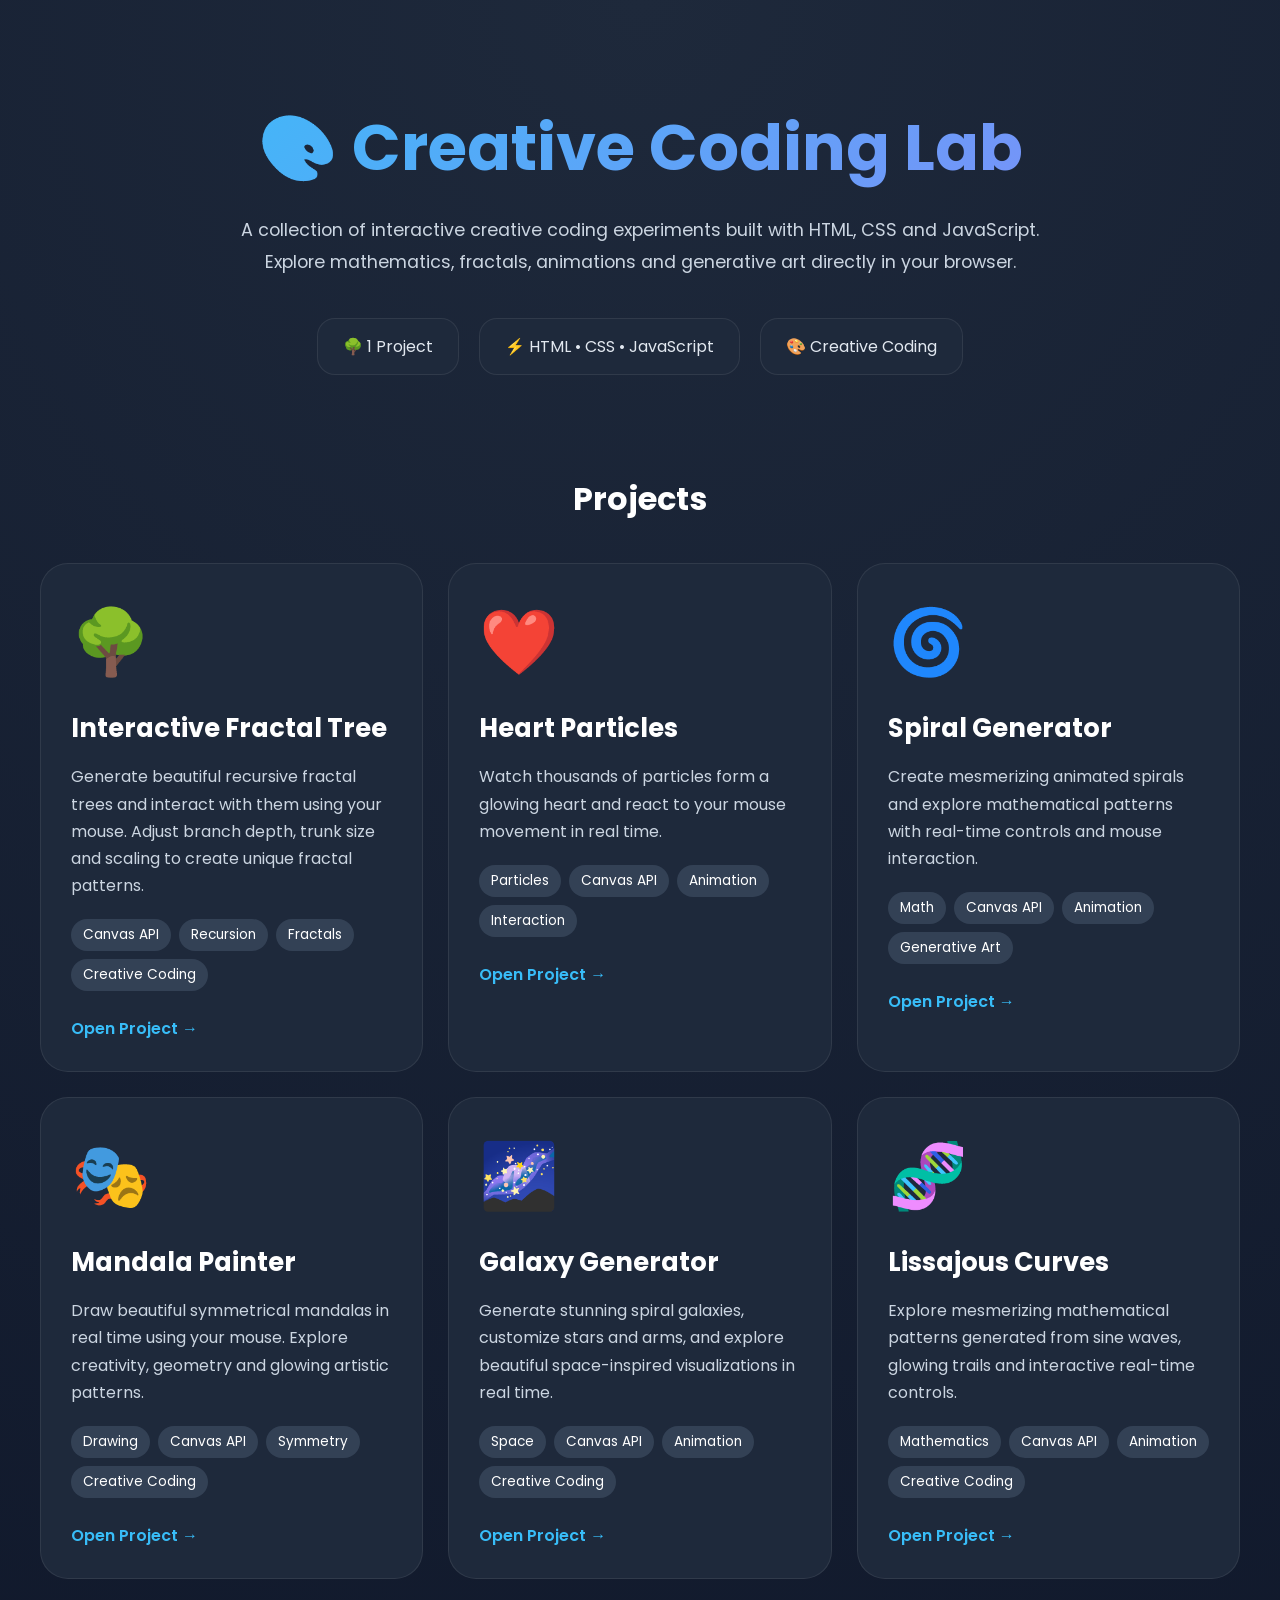
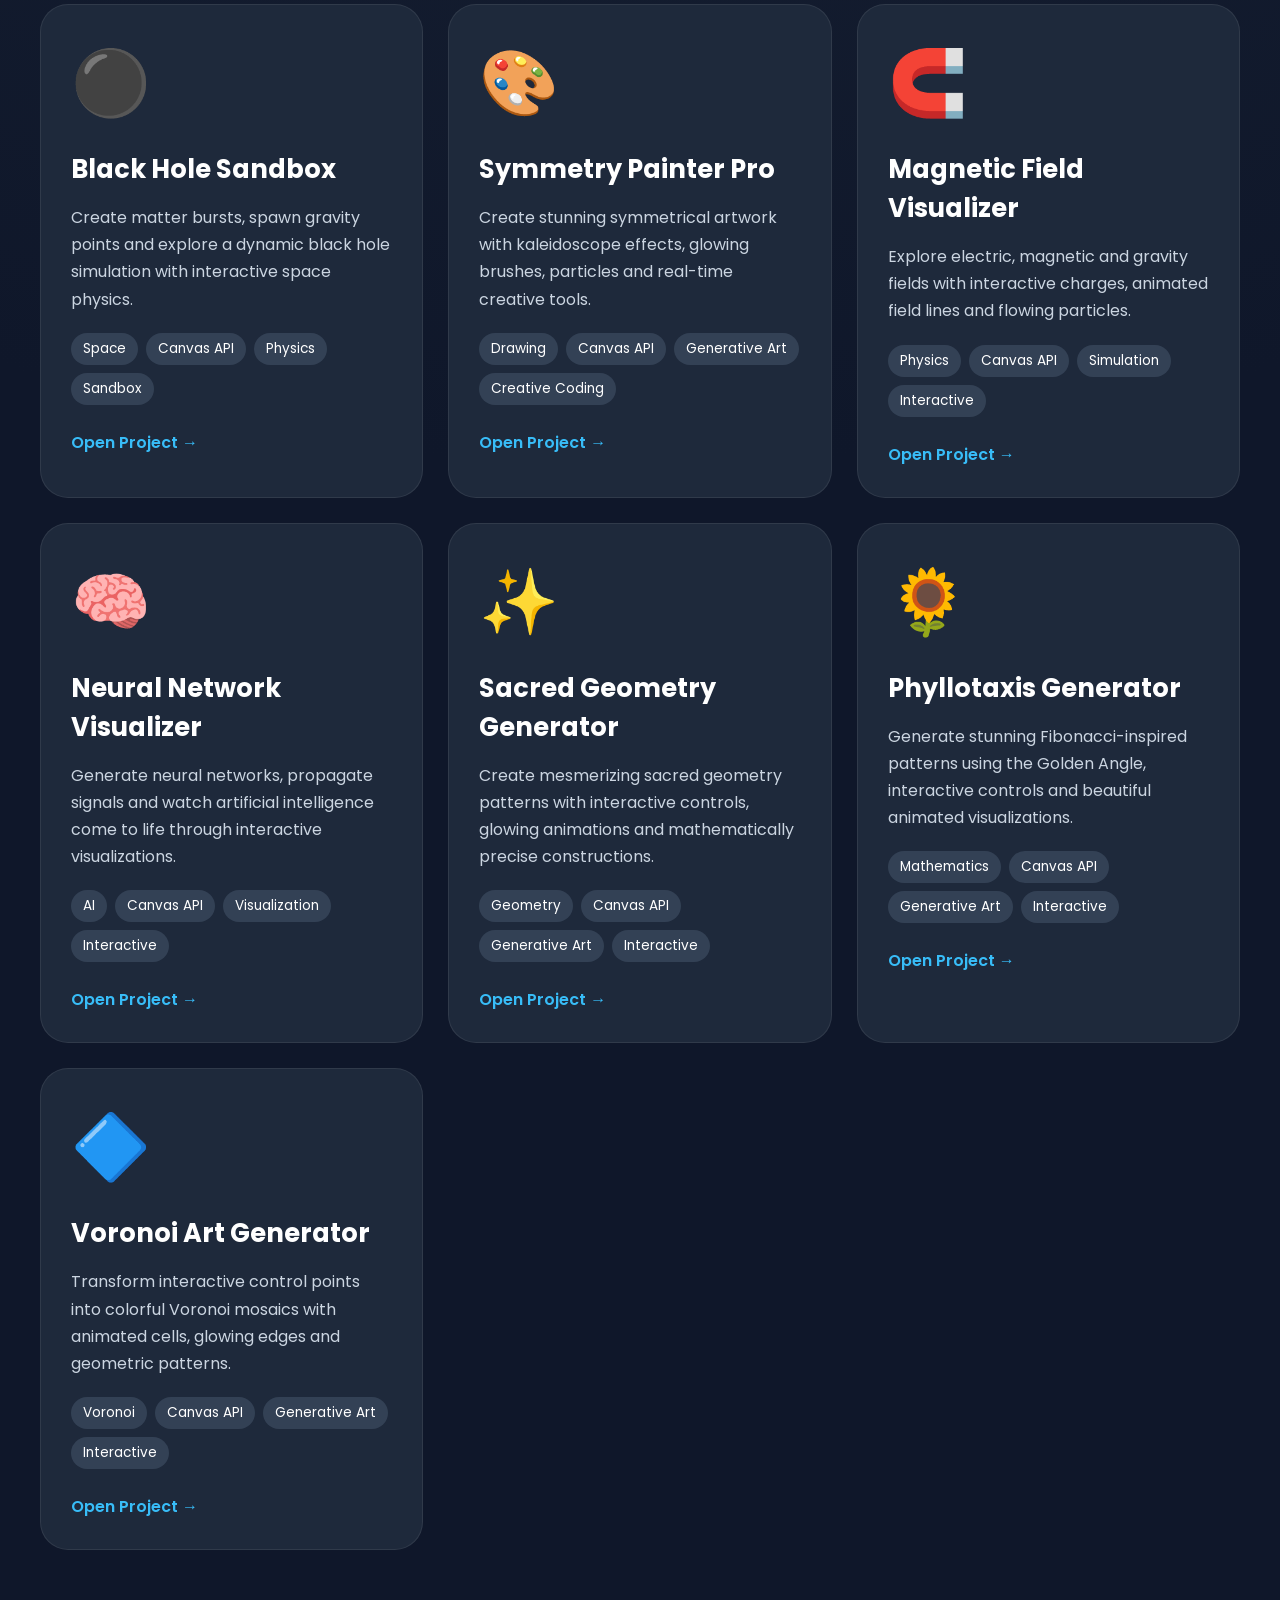
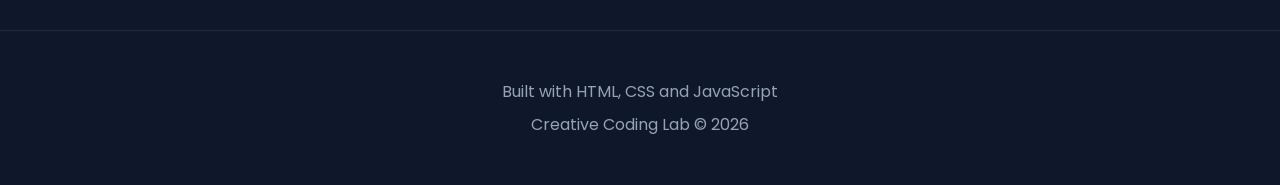
<file: index.html>
<!DOCTYPE html>
<html lang="en">
<head>
  <meta charset="UTF-8">
  <meta name="viewport" content="width=device-width, initial-scale=1.0">

  <title>Creative Coding Lab</title>

  <link rel="preconnect" href="https://fonts.googleapis.com">
  <link rel="preconnect" href="https://fonts.gstatic.com" crossorigin>
  <link href="https://fonts.googleapis.com/css2?family=Poppins:wght@300;400;500;600;700&display=swap" rel="stylesheet">

  <style>

    *{
      margin:0;
      padding:0;
      box-sizing:border-box;
    }

    body{
      font-family:'Poppins',sans-serif;
      background:#0f172a;
      color:white;
      min-height:100vh;
      background:
      radial-gradient(circle at top,#1e293b,#0f172a 60%);
    }

    .container{
      width:min(1200px,95%);
      margin:auto;
    }

    /* HERO */

    .hero{
      text-align:center;
      padding:100px 20px 60px;
    }

    .hero h1{
      font-size:4rem;
      margin-bottom:20px;
      background:linear-gradient(135deg,#38bdf8,#818cf8);
      -webkit-background-clip:text;
      -webkit-text-fill-color:transparent;
    }

    .hero p{
      max-width:850px;
      margin:auto;
      line-height:1.8;
      color:#cbd5e1;
      font-size:1.1rem;
    }

    .stats{
      display:flex;
      justify-content:center;
      flex-wrap:wrap;
      gap:20px;
      margin-top:40px;
    }

    .stat{
      background:#1e293b;
      border:1px solid rgba(255,255,255,.08);
      padding:15px 25px;
      border-radius:18px;
      color:#e2e8f0;
    }

    /* PROJECTS */

    .projects{
      padding:40px 0 80px;
    }

    .section-title{
      text-align:center;
      margin-bottom:40px;
      font-size:2rem;
    }

    .grid{
      display:grid;
      grid-template-columns:repeat(auto-fit,minmax(350px,1fr));
      gap:25px;
      justify-content:center;
    }

    .card{
      text-decoration:none;
      color:white;

      background:#1e293b;
      border-radius:28px;
      padding:30px;

      border:1px solid rgba(255,255,255,.08);

      transition:.3s;
    }

    .card:hover{
      transform:translateY(-8px);
      box-shadow:0 20px 50px rgba(0,0,0,.35);
      border-color:#38bdf8;
    }

    .icon{
      font-size:4rem;
      margin-bottom:20px;
    }

    .card h2{
      margin-bottom:15px;
      font-size:1.6rem;
    }

    .card p{
      color:#cbd5e1;
      line-height:1.7;
      margin-bottom:20px;
    }

    .tags{
      display:flex;
      flex-wrap:wrap;
      gap:8px;
      margin-bottom:25px;
    }

    .tag{
      background:#334155;
      padding:6px 12px;
      border-radius:999px;
      font-size:.85rem;
    }

    .open{
      color:#38bdf8;
      font-weight:600;
    }

    /* FOOTER */

    footer{
      text-align:center;
      padding:40px 20px;
      border-top:1px solid rgba(255,255,255,.08);
      color:#94a3b8;
    }

    footer p{
      margin:8px 0;
    }

    @media(max-width:768px){

      .hero{
        padding-top:70px;
      }

      .hero h1{
        font-size:2.5rem;
      }

      .hero p{
        font-size:1rem;
      }

      .grid{
        grid-template-columns:1fr;
      }

    }

  </style>
</head>

<body>

  <section class="hero">

    <div class="container">

      <h1>🎨 Creative Coding Lab</h1>

      <p>
        A collection of interactive creative coding experiments built with
        HTML, CSS and JavaScript. Explore mathematics, fractals,
        animations and generative art directly in your browser.
      </p>

      <div class="stats">

        <div class="stat">
          🌳 1 Project
        </div>

        <div class="stat">
          ⚡ HTML • CSS • JavaScript
        </div>

        <div class="stat">
          🎨 Creative Coding
        </div>

      </div>

    </div>

  </section>

  <section class="projects">

    <div class="container">

      <h2 class="section-title">
        Projects
      </h2>

      <div class="grid">

        <a href="1-FractalTree/index.html" class="card">

          <div class="icon">
            🌳
          </div>

          <h2>
            Interactive Fractal Tree
          </h2>

          <p>
            Generate beautiful recursive fractal trees and interact with
            them using your mouse. Adjust branch depth, trunk size and
            scaling to create unique fractal patterns.
          </p>

          <div class="tags">

            <span class="tag">Canvas API</span>
            <span class="tag">Recursion</span>
            <span class="tag">Fractals</span>
            <span class="tag">Creative Coding</span>

          </div>

          <div class="open">
            Open Project →
          </div>

        </a>
        <a href="2-HeartParticles/index.html" class="card">
      
          <div class="icon">
            ❤️
          </div>
        
          <h2>
            Heart Particles
          </h2>
        
          <p>
            Watch thousands of particles form a glowing heart and react to your mouse movement in real time.
          </p>
        
          <div class="tags">
            <span class="tag">Particles</span>
            <span class="tag">Canvas API</span>
            <span class="tag">Animation</span>
            <span class="tag">Interaction</span>
          </div>
        
          <div class="open">
            Open Project →
          </div>
        
        </a>

        <a href="3-SpiralGenerator/index.html" class="card">

          <div class="icon">
            🌀
          </div>
        
          <h2>
            Spiral Generator
          </h2>
        
          <p>
            Create mesmerizing animated spirals and explore mathematical patterns with real-time controls and mouse interaction.
          </p>
        
          <div class="tags">
            <span class="tag">Math</span>
            <span class="tag">Canvas API</span>
            <span class="tag">Animation</span>
            <span class="tag">Generative Art</span>
          </div>
        
          <div class="open">
            Open Project →
          </div>
        
        </a>

        <a href="4-MandalaPainter/index.html" class="card">

          <div class="icon">
            🎭
          </div>
        
          <h2>
            Mandala Painter
          </h2>
        
          <p>
            Draw beautiful symmetrical mandalas in real time using your mouse. Explore creativity, geometry and glowing artistic patterns.
          </p>
        
          <div class="tags">
            <span class="tag">Drawing</span>
            <span class="tag">Canvas API</span>
            <span class="tag">Symmetry</span>
            <span class="tag">Creative Coding</span>
          </div>
        
          <div class="open">
            Open Project →
          </div>
        
        </a>

        <a href="5-GalaxyGenerator/index.html" class="card">

          <div class="icon">
            🌌
          </div>
        
          <h2>
            Galaxy Generator
          </h2>
        
          <p>
            Generate stunning spiral galaxies, customize stars and arms, and explore beautiful space-inspired visualizations in real time.
          </p>
        
          <div class="tags">
            <span class="tag">Space</span>
            <span class="tag">Canvas API</span>
            <span class="tag">Animation</span>
            <span class="tag">Creative Coding</span>
          </div>
        
          <div class="open">
            Open Project →
          </div>
        
        </a>

        <a href="6-LissajousCurves/index.html" class="card">

          <div class="icon">
            🧬
          </div>
        
          <h2>
            Lissajous Curves
          </h2>
        
          <p>
            Explore mesmerizing mathematical patterns generated from sine waves, glowing trails and interactive real-time controls.
          </p>
        
          <div class="tags">
            <span class="tag">Mathematics</span>
            <span class="tag">Canvas API</span>
            <span class="tag">Animation</span>
            <span class="tag">Creative Coding</span>
          </div>
        
          <div class="open">
            Open Project →
          </div>
        
        </a>

        <a href="7-BlackHoleSimulator/index.html" class="card">

          <div class="icon">
            ⚫
          </div>
        
          <h2>
            Black Hole Sandbox
          </h2>
        
          <p>
            Create matter bursts, spawn gravity points and explore a dynamic black hole simulation with interactive space physics.
          </p>
        
          <div class="tags">
            <span class="tag">Space</span>
            <span class="tag">Canvas API</span>
            <span class="tag">Physics</span>
            <span class="tag">Sandbox</span>
          </div>
        
          <div class="open">
            Open Project →
          </div>
        
        </a>

        <a href="8-SymmetryPainter/index.html" class="card">

          <div class="icon">
            🎨
          </div>
        
          <h2>
            Symmetry Painter Pro
          </h2>
        
          <p>
            Create stunning symmetrical artwork with kaleidoscope effects, glowing brushes, particles and real-time creative tools.
          </p>
        
          <div class="tags">
            <span class="tag">Drawing</span>
            <span class="tag">Canvas API</span>
            <span class="tag">Generative Art</span>
            <span class="tag">Creative Coding</span>
          </div>
        
          <div class="open">
            Open Project →
          </div>
        
        </a>

        <a href="9-MagneticFieldVisualizer/index.html" class="card">

          <div class="icon">
            🧲
          </div>
        
          <h2>
            Magnetic Field Visualizer
          </h2>
        
          <p>
            Explore electric, magnetic and gravity fields with interactive charges, animated field lines and flowing particles.
          </p>
        
          <div class="tags">
            <span class="tag">Physics</span>
            <span class="tag">Canvas API</span>
            <span class="tag">Simulation</span>
            <span class="tag">Interactive</span>
          </div>
        
          <div class="open">
            Open Project →
          </div>
        
        </a>

        <a href="10-NeuralNetworkVisualizer/index.html" class="card">

          <div class="icon">
            🧠
          </div>
        
          <h2>
            Neural Network Visualizer
          </h2>
        
          <p>
            Generate neural networks, propagate signals and watch artificial intelligence come to life through interactive visualizations.
          </p>
        
          <div class="tags">
            <span class="tag">AI</span>
            <span class="tag">Canvas API</span>
            <span class="tag">Visualization</span>
            <span class="tag">Interactive</span>
          </div>
        
          <div class="open">
            Open Project →
          </div>
        
        </a>

        <a href="11-SacredGeometryGenerator/index.html" class="card">

          <div class="icon">
              ✨
          </div>
      
          <h2>
              Sacred Geometry Generator
          </h2>
      
          <p>
              Create mesmerizing sacred geometry patterns with interactive controls, glowing animations and mathematically precise constructions.
          </p>
      
          <div class="tags">
              <span class="tag">Geometry</span>
              <span class="tag">Canvas API</span>
              <span class="tag">Generative Art</span>
              <span class="tag">Interactive</span>
          </div>
      
          <div class="open">
              Open Project →
          </div>
      
      </a>

        <a href="12-PhyllotaxisGenerator/index.html" class="card">

          <div class="icon">
              🌻
          </div>
      
          <h2>
              Phyllotaxis Generator
          </h2>
      
          <p>
              Generate stunning Fibonacci-inspired patterns using the Golden Angle, interactive controls and beautiful animated visualizations.
          </p>
      
          <div class="tags">
              <span class="tag">Mathematics</span>
              <span class="tag">Canvas API</span>
              <span class="tag">Generative Art</span>
              <span class="tag">Interactive</span>
          </div>
      
          <div class="open">
              Open Project →
          </div>
      
      </a>

      <a href="13-VoronoiArtGenerator/index.html" class="card">

        <div class="icon">
            🔷
        </div>
    
        <h2>
            Voronoi Art Generator
        </h2>
    
        <p>
            Transform interactive control points into colorful Voronoi mosaics with animated cells, glowing edges and geometric patterns.
        </p>
    
        <div class="tags">
            <span class="tag">Voronoi</span>
            <span class="tag">Canvas API</span>
            <span class="tag">Generative Art</span>
            <span class="tag">Interactive</span>
        </div>
    
        <div class="open">
            Open Project →
        </div>
    
    </a>

       
      </div>

    </div>

  </section>

  <footer>

    <p>
      Built with HTML, CSS and JavaScript
    </p>

    <p>
      Creative Coding Lab © 2026
    </p>

  </footer>

</body>
</html>
</file>
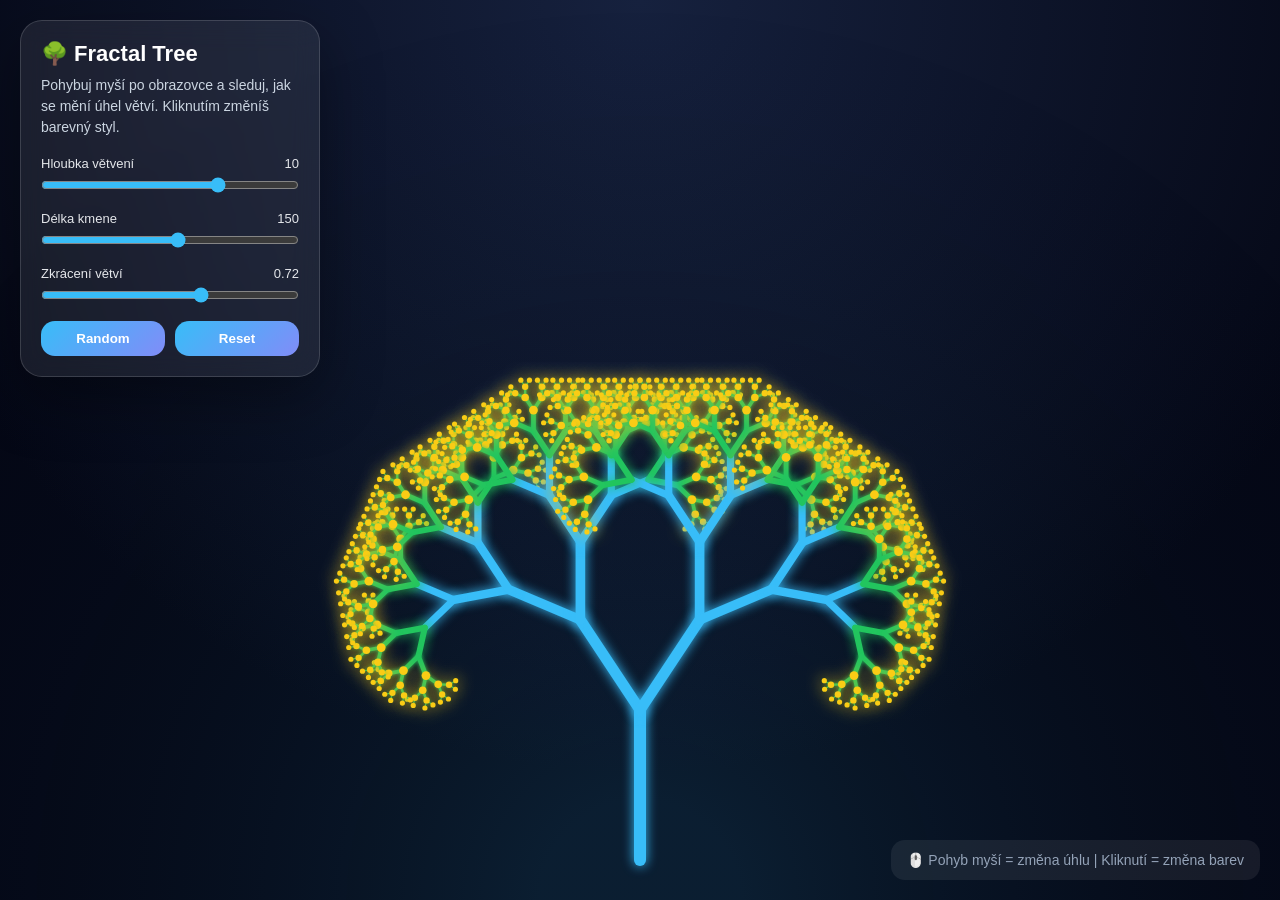
<file: 1-FractalTree/index.html>
<!DOCTYPE html>
<html lang="cs">
<head>
  <meta charset="UTF-8" />
  <meta name="viewport" content="width=device-width, initial-scale=1.0" />
  <title>Interactive Fractal Tree</title>
  <link rel="stylesheet" href="style.css" />
</head>

<body>
  <div class="app">
    <canvas id="canvas"></canvas>

    <div class="panel">
      <h1>🌳 Fractal Tree</h1>
      <p>
        Pohybuj myší po obrazovce a sleduj, jak se mění úhel větví.
        Kliknutím změníš barevný styl.
      </p>

      <div class="control">
        <label>Hloubka větvení <span id="depthValue">10</span></label>
        <input type="range" id="depth" min="3" max="13" value="10">
      </div>

      <div class="control">
        <label>Délka kmene <span id="lengthValue">150</span></label>
        <input type="range" id="length" min="70" max="220" value="150">
      </div>

      <div class="control">
        <label>Zkrácení větví <span id="scaleValue">0.72</span></label>
        <input type="range" id="scale" min="55" max="82" value="72">
      </div>

      <div class="buttons">
        <button id="randomBtn">Random</button>
        <button id="resetBtn">Reset</button>
      </div>
    </div>

    <div class="hint">
      🖱️ Pohyb myší = změna úhlu | Kliknutí = změna barev
    </div>
  </div>

  <script src="script.js"></script>
</body>
</html>
</file>
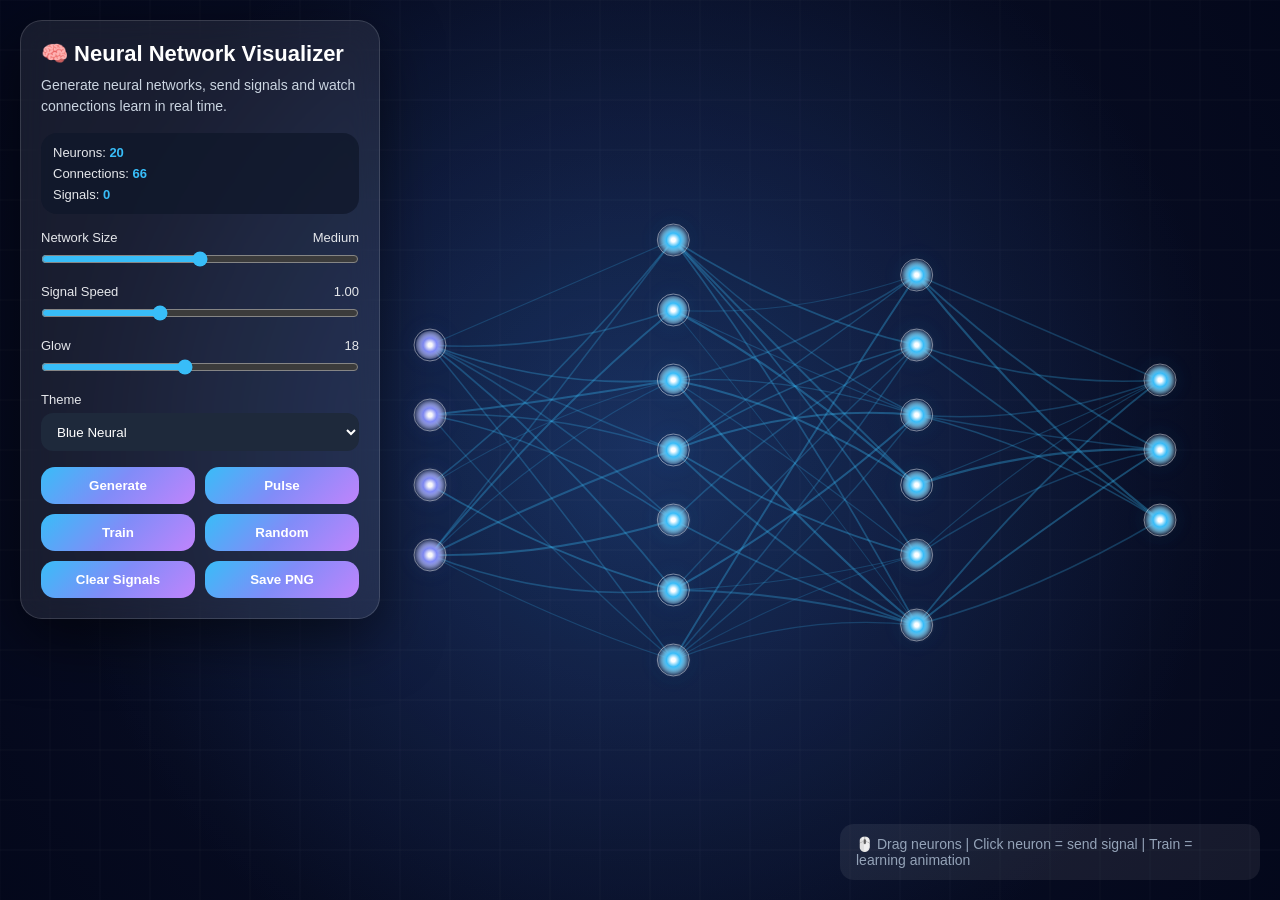
<file: 10-NeuralNetworkVisualizer/index.html>
<!DOCTYPE html>
<html lang="en">
<head>
  <meta charset="UTF-8" />
  <meta name="viewport" content="width=device-width, initial-scale=1.0" />

  <title>Neural Network Visualizer</title>

  <link rel="stylesheet" href="style.css" />
</head>
<body>

  <canvas id="canvas"></canvas>

  <div class="panel">
    <h1>🧠 Neural Network Visualizer</h1>

    <p>
      Generate neural networks, send signals and watch connections learn in real time.
    </p>

    <div class="stats">
      <div>Neurons: <span id="neuronCount">0</span></div>
      <div>Connections: <span id="connectionCount">0</span></div>
      <div>Signals: <span id="signalCount">0</span></div>
    </div>

    <div class="control">
      <label>Network Size <span id="sizeValue">Medium</span></label>
      <input type="range" id="networkSize" min="1" max="3" value="2">
    </div>

    <div class="control">
      <label>Signal Speed <span id="speedValue">1.00</span></label>
      <input type="range" id="signalSpeed" min="30" max="220" value="100">
    </div>

    <div class="control">
      <label>Glow <span id="glowValue">18</span></label>
      <input type="range" id="glow" min="0" max="40" value="18">
    </div>

    <div class="control">
      <label>Theme</label>
      <select id="theme">
        <option value="blue">Blue Neural</option>
        <option value="purple">Purple AI</option>
        <option value="matrix">Matrix</option>
        <option value="cyber">Cyberpunk</option>
        <option value="fire">Fire Brain</option>
      </select>
    </div>

    <div class="buttons">
      <button id="generateBtn">Generate</button>
      <button id="pulseBtn">Pulse</button>
      <button id="trainBtn">Train</button>
      <button id="randomBtn">Random</button>
      <button id="clearSignalsBtn">Clear Signals</button>
      <button id="saveBtn">Save PNG</button>
    </div>
  </div>

  <div class="hint">
    🖱️ Drag neurons | Click neuron = send signal | Train = learning animation
  </div>

  <script src="script.js"></script>
</body>
</html>
</file>
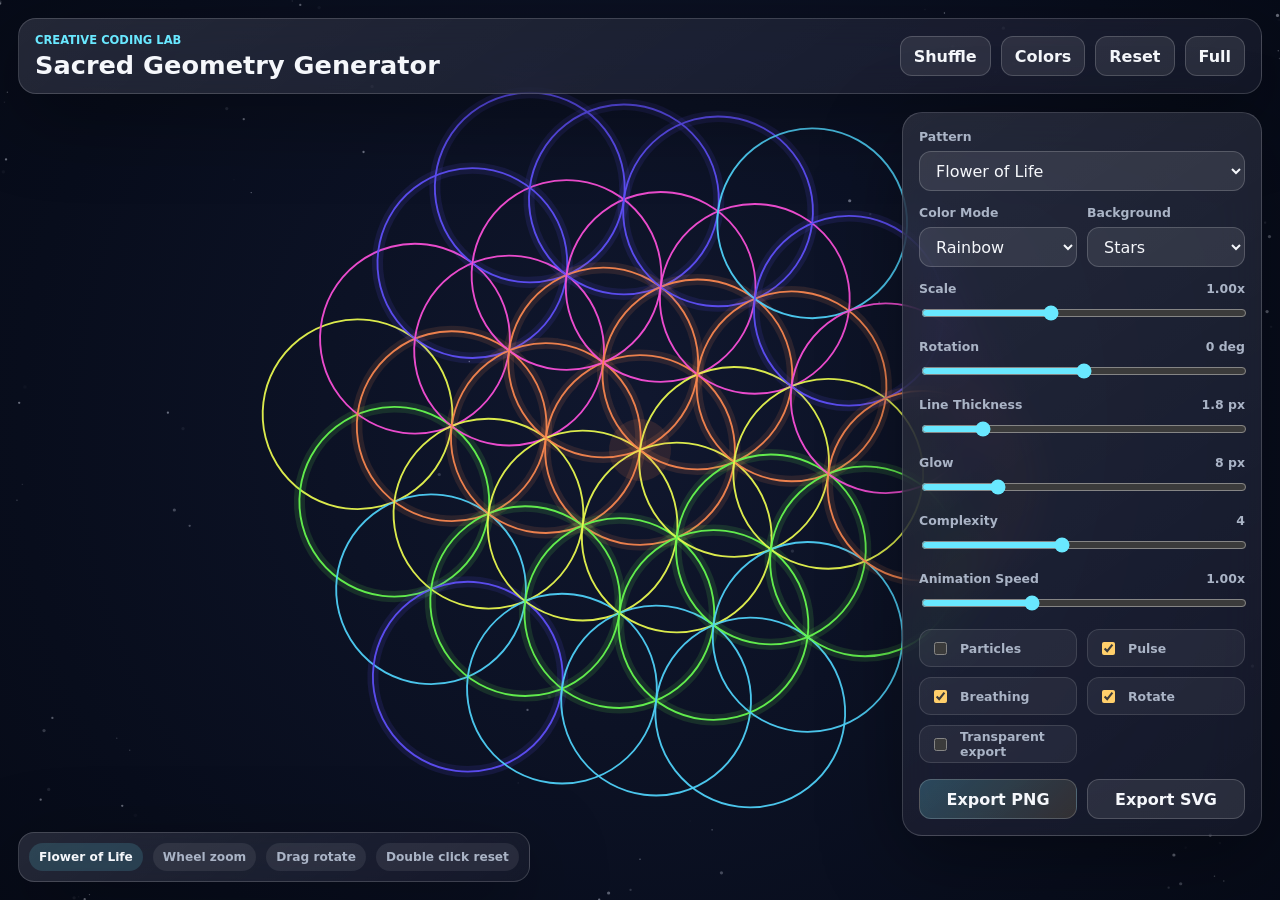
<file: 11-SacredGeometryGenerator/index.html>
<!DOCTYPE html>
<html lang="en">
<head>
  <meta charset="UTF-8">
  <meta name="viewport" content="width=device-width, initial-scale=1.0">
  <title>Sacred Geometry Generator</title>
  <link rel="stylesheet" href="style.css">
</head>
<body>
  <div class="app-shell">
    <canvas id="scene" aria-label="Interactive sacred geometry canvas"></canvas>

    <header class="topbar glass">
      <div>
        <p class="eyebrow">Creative Coding Lab</p>
        <h1>Sacred Geometry Generator</h1>
      </div>
      <div class="toolbar">
        <button id="randomPattern" class="icon-button" title="Random pattern">Shuffle</button>
        <button id="randomColors" class="icon-button" title="Random colors">Colors</button>
        <button id="reset" class="icon-button" title="Reset view">Reset</button>
        <button id="fullscreen" class="icon-button" title="Fullscreen">Full</button>
      </div>
    </header>

    <aside class="control-panel glass">
      <section>
        <label for="pattern">Pattern</label>
        <select id="pattern"></select>
      </section>

      <div class="grid-two">
        <section>
          <label for="colorMode">Color Mode</label>
          <select id="colorMode"></select>
        </section>
        <section>
          <label for="backgroundMode">Background</label>
          <select id="backgroundMode"></select>
        </section>
      </div>

      <section class="slider-row">
        <label for="scale">Scale <span id="scaleValue"></span></label>
        <input id="scale" type="range" min="0.45" max="1.85" step="0.01">
      </section>
      <section class="slider-row">
        <label for="rotation">Rotation <span id="rotationValue"></span></label>
        <input id="rotation" type="range" min="-180" max="180" step="1">
      </section>
      <section class="slider-row">
        <label for="lineWidth">Line Thickness <span id="lineWidthValue"></span></label>
        <input id="lineWidth" type="range" min="0.5" max="8" step="0.1">
      </section>
      <section class="slider-row">
        <label for="glow">Glow <span id="glowValue"></span></label>
        <input id="glow" type="range" min="0" max="36" step="1">
      </section>
      <section class="slider-row">
        <label for="complexity">Complexity <span id="complexityValue"></span></label>
        <input id="complexity" type="range" min="1" max="8" step="1">
      </section>
      <section class="slider-row">
        <label for="speed">Animation Speed <span id="speedValue"></span></label>
        <input id="speed" type="range" min="0" max="3" step="0.05">
      </section>

      <div class="toggle-grid">
        <label><input id="particles" type="checkbox"> Particles</label>
        <label><input id="pulse" type="checkbox"> Pulse</label>
        <label><input id="breathing" type="checkbox"> Breathing</label>
        <label><input id="rotate" type="checkbox"> Rotate</label>
        <label><input id="transparent" type="checkbox"> Transparent export</label>
      </div>

      <div class="export-row">
        <button id="exportPng">Export PNG</button>
        <button id="exportSvg">Export SVG</button>
      </div>
    </aside>

    <footer class="status glass">
      <span id="statusPattern">Flower of Life</span>
      <span>Wheel zoom</span>
      <span>Drag rotate</span>
      <span>Double click reset</span>
    </footer>
  </div>

  <script src="script.js"></script>
</body>
</html>
</file>
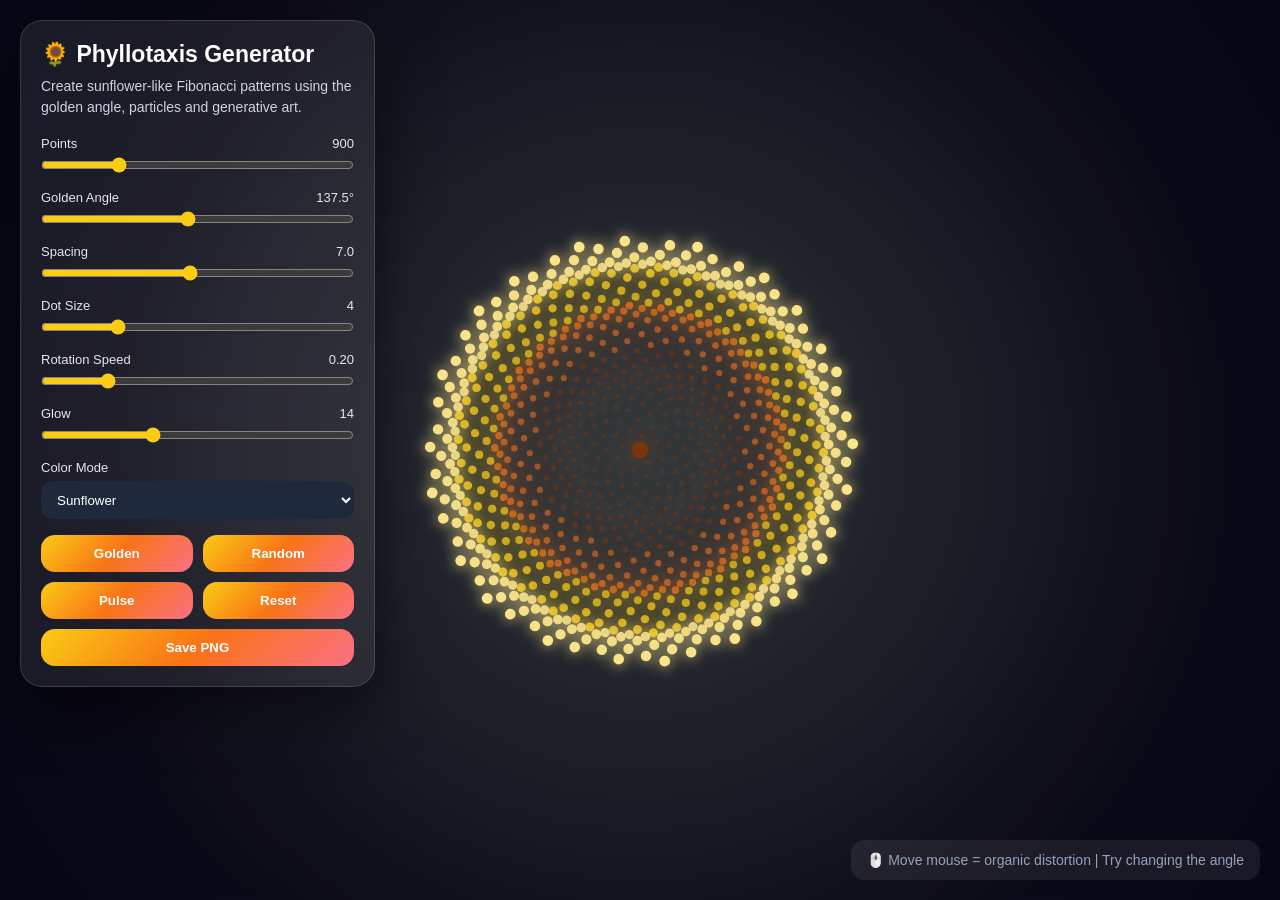
<file: 12-PhyllotaxisGenerator/index.html>
<!DOCTYPE html>
<html lang="en">
<head>
  <meta charset="UTF-8" />
  <meta name="viewport" content="width=device-width, initial-scale=1.0" />

  <title>Phyllotaxis Generator</title>

  <link rel="stylesheet" href="style.css" />
</head>
<body>

  <canvas id="canvas"></canvas>

  <div class="panel">
    <h1>🌻 Phyllotaxis Generator</h1>

    <p>
      Create sunflower-like Fibonacci patterns using the golden angle, particles and generative art.
    </p>

    <div class="control">
      <label>Points <span id="pointsValue">900</span></label>
      <input type="range" id="points" min="100" max="3500" value="900">
    </div>

    <div class="control">
      <label>Golden Angle <span id="angleValue">137.5°</span></label>
      <input type="range" id="angle" min="1000" max="1800" value="1375">
    </div>

    <div class="control">
      <label>Spacing <span id="spacingValue">7.0</span></label>
      <input type="range" id="spacing" min="25" max="120" value="70">
    </div>

    <div class="control">
      <label>Dot Size <span id="sizeValue">4</span></label>
      <input type="range" id="dotSize" min="1" max="14" value="4">
    </div>

    <div class="control">
      <label>Rotation Speed <span id="speedValue">0.20</span></label>
      <input type="range" id="speed" min="0" max="100" value="20">
    </div>

    <div class="control">
      <label>Glow <span id="glowValue">14</span></label>
      <input type="range" id="glow" min="0" max="40" value="14">
    </div>

    <div class="control">
      <label>Color Mode</label>
      <select id="colorMode">
        <option value="sunflower">Sunflower</option>
        <option value="rainbow">Rainbow</option>
        <option value="galaxy">Galaxy</option>
        <option value="ocean">Ocean</option>
        <option value="fire">Fire</option>
        <option value="mono">Monochrome</option>
      </select>
    </div>

    <div class="buttons">
      <button id="goldenBtn">Golden</button>
      <button id="randomBtn">Random</button>
      <button id="pulseBtn">Pulse</button>
      <button id="resetBtn">Reset</button>
      <button id="saveBtn">Save PNG</button>
    </div>
  </div>

  <div class="hint">
    🖱️ Move mouse = organic distortion | Try changing the angle
  </div>

  <script src="script.js"></script>
</body>
</html>
</file>
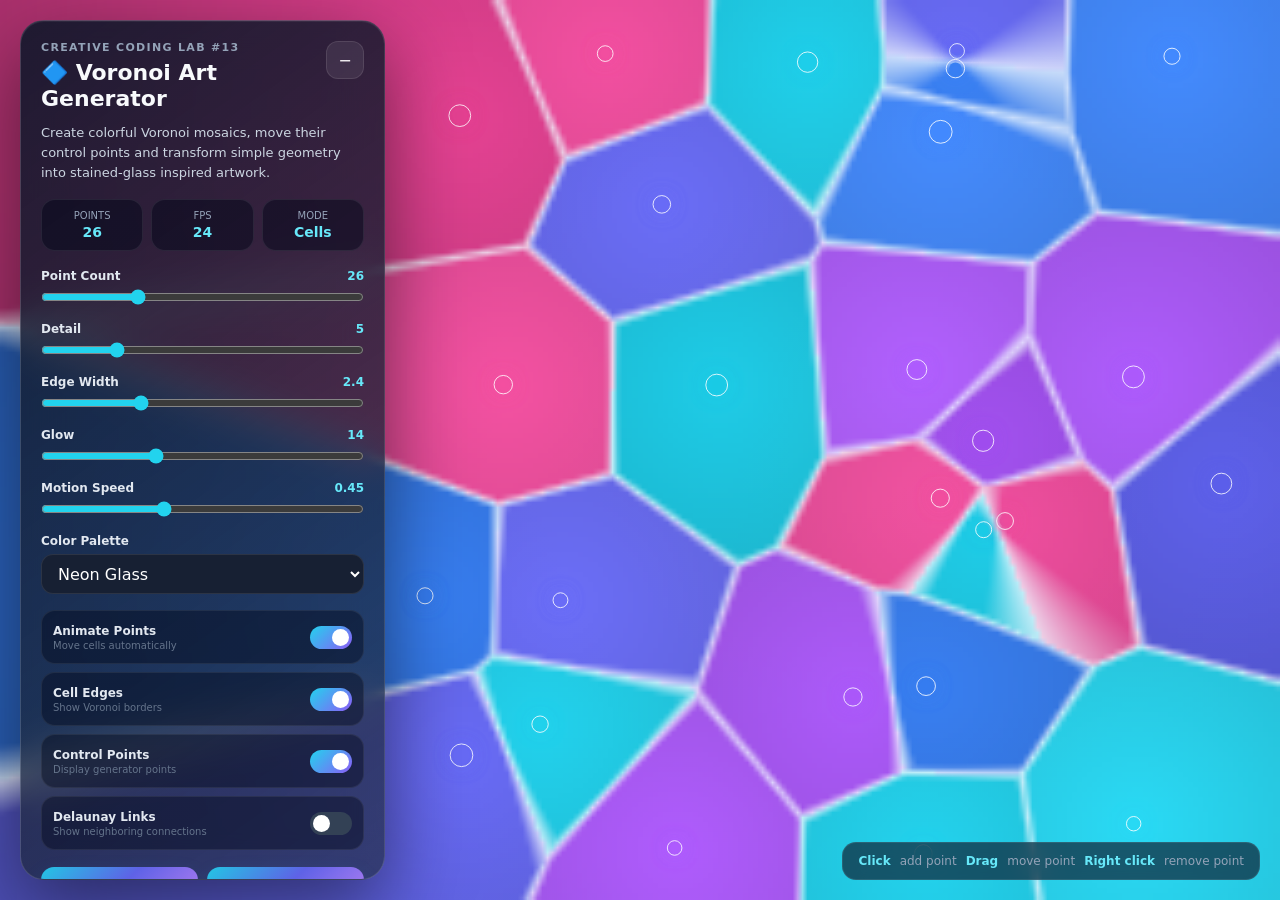
<file: 13-VoronoiArtGenerator/index.html>
<!DOCTYPE html>
<html lang="en">
<head>
  <meta charset="UTF-8" />
  <meta name="viewport" content="width=device-width, initial-scale=1.0" />

  <title>Voronoi Art Generator</title>

  <link rel="stylesheet" href="style.css" />
</head>
<body>

  <canvas id="canvas"></canvas>

  <aside class="panel">
    <div class="panel-header">
      <div>
        <span class="eyebrow">Creative Coding Lab #13</span>
        <h1>🔷 Voronoi Art Generator</h1>
      </div>

      <button
        id="collapseBtn"
        class="icon-button"
        type="button"
        aria-label="Collapse control panel"
      >
        −
      </button>
    </div>

    <div class="panel-content">
      <p class="description">
        Create colorful Voronoi mosaics, move their control points and transform
        simple geometry into stained-glass inspired artwork.
      </p>

      <div class="stats">
        <div>
          <span>Points</span>
          <strong id="pointCount">0</strong>
        </div>

        <div>
          <span>FPS</span>
          <strong id="fpsValue">60</strong>
        </div>

        <div>
          <span>Mode</span>
          <strong id="modeValue">Cells</strong>
        </div>
      </div>

      <div class="control">
        <label for="pointAmount">
          Point Count
          <span id="pointAmountValue">26</span>
        </label>

        <input
          type="range"
          id="pointAmount"
          min="4"
          max="80"
          value="26"
        />
      </div>

      <div class="control">
        <label for="resolution">
          Detail
          <span id="resolutionValue">5</span>
        </label>

        <input
          type="range"
          id="resolution"
          min="3"
          max="12"
          value="5"
        />
      </div>

      <div class="control">
        <label for="edgeWidth">
          Edge Width
          <span id="edgeWidthValue">2.4</span>
        </label>

        <input
          type="range"
          id="edgeWidth"
          min="0"
          max="80"
          value="24"
        />
      </div>

      <div class="control">
        <label for="glow">
          Glow
          <span id="glowValue">14</span>
        </label>

        <input
          type="range"
          id="glow"
          min="0"
          max="40"
          value="14"
        />
      </div>

      <div class="control">
        <label for="animationSpeed">
          Motion Speed
          <span id="animationSpeedValue">0.45</span>
        </label>

        <input
          type="range"
          id="animationSpeed"
          min="0"
          max="120"
          value="45"
        />
      </div>

      <div class="control">
        <label for="palette">
          Color Palette
        </label>

        <select id="palette">
          <option value="neon">Neon Glass</option>
          <option value="ocean">Ocean</option>
          <option value="sunset">Sunset</option>
          <option value="forest">Forest</option>
          <option value="candy">Candy</option>
          <option value="mono">Monochrome</option>
          <option value="rainbow">Rainbow</option>
        </select>
      </div>

      <div class="switch-grid">
        <label class="switch-row">
          <span>
            <strong>Animate Points</strong>
            <small>Move cells automatically</small>
          </span>

          <input type="checkbox" id="animateToggle" checked />
          <i></i>
        </label>

        <label class="switch-row">
          <span>
            <strong>Cell Edges</strong>
            <small>Show Voronoi borders</small>
          </span>

          <input type="checkbox" id="edgesToggle" checked />
          <i></i>
        </label>

        <label class="switch-row">
          <span>
            <strong>Control Points</strong>
            <small>Display generator points</small>
          </span>

          <input type="checkbox" id="pointsToggle" checked />
          <i></i>
        </label>

        <label class="switch-row">
          <span>
            <strong>Delaunay Links</strong>
            <small>Show neighboring connections</small>
          </span>

          <input type="checkbox" id="delaunayToggle" />
          <i></i>
        </label>
      </div>

      <div class="buttons">
        <button id="randomBtn" type="button">Randomize</button>
        <button id="addBtn" type="button">Add Point</button>
        <button id="relaxBtn" type="button">Relax</button>
        <button id="burstBtn" type="button">Color Burst</button>
        <button id="resetBtn" type="button">Reset</button>
        <button id="saveBtn" type="button">Save PNG</button>
      </div>
    </div>
  </aside>

  <div class="hint">
    <span>Click</span> add point
    <span>Drag</span> move point
    <span>Right click</span> remove point
  </div>

  <script src="script.js"></script>
</body>
</html>
</file>
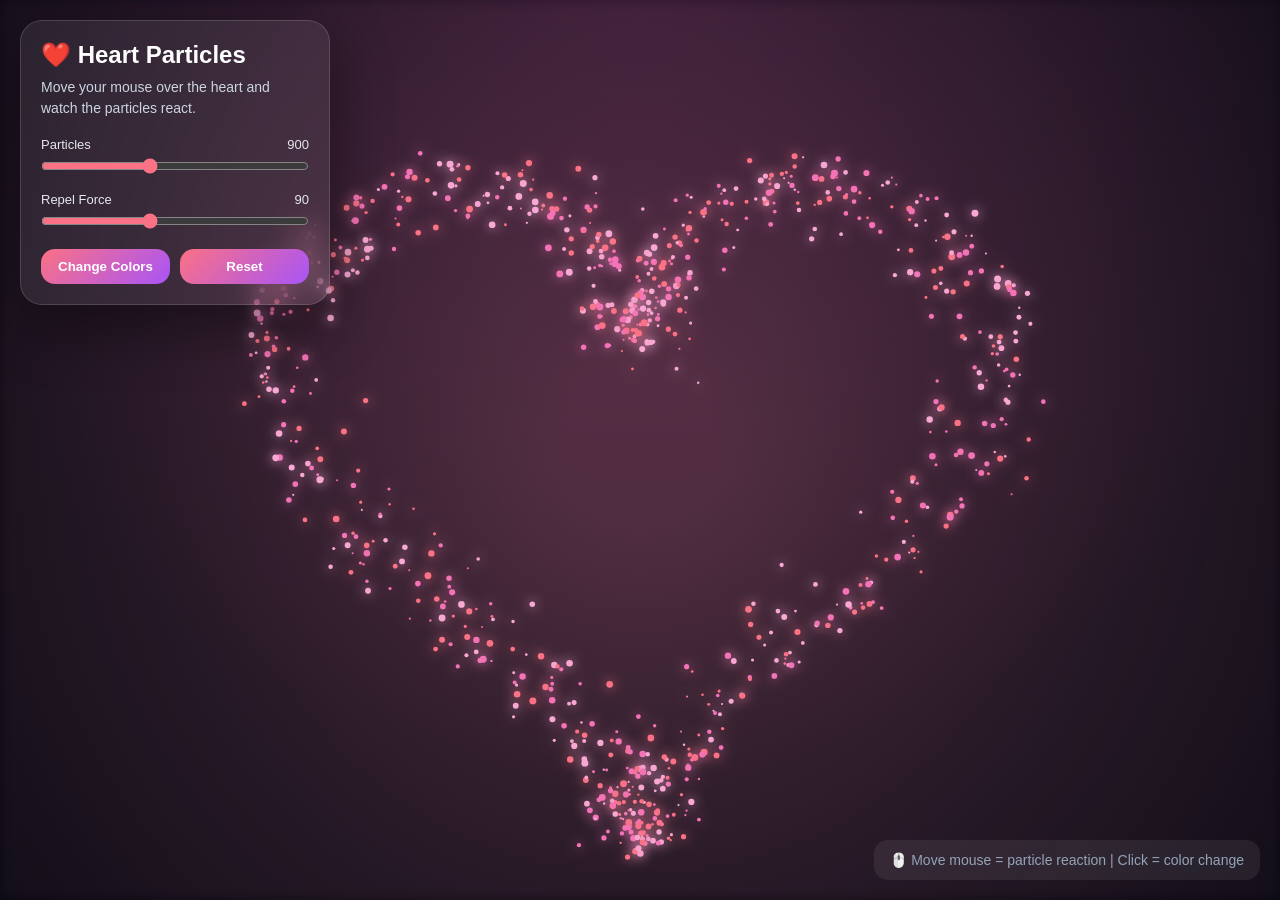
<file: 2-HeartParticles/index.html>
<!DOCTYPE html>
<html lang="en">
<head>
  <meta charset="UTF-8" />
  <meta name="viewport" content="width=device-width, initial-scale=1.0" />
  <title>Heart Particles</title>
  <link rel="stylesheet" href="style.css" />
</head>
<body>

  <canvas id="canvas"></canvas>

  <div class="panel">
    <h1>❤️ Heart Particles</h1>
    <p>Move your mouse over the heart and watch the particles react.</p>

    <div class="control">
      <label>Particles <span id="particleValue">900</span></label>
      <input type="range" id="particleCount" min="300" max="1800" value="900">
    </div>

    <div class="control">
      <label>Repel Force <span id="forceValue">90</span></label>
      <input type="range" id="force" min="30" max="180" value="90">
    </div>

    <div class="buttons">
      <button id="colorBtn">Change Colors</button>
      <button id="resetBtn">Reset</button>
    </div>
  </div>

  <div class="hint">
    🖱️ Move mouse = particle reaction | Click = color change
  </div>

  <script src="script.js"></script>
</body>
</html>
</file>
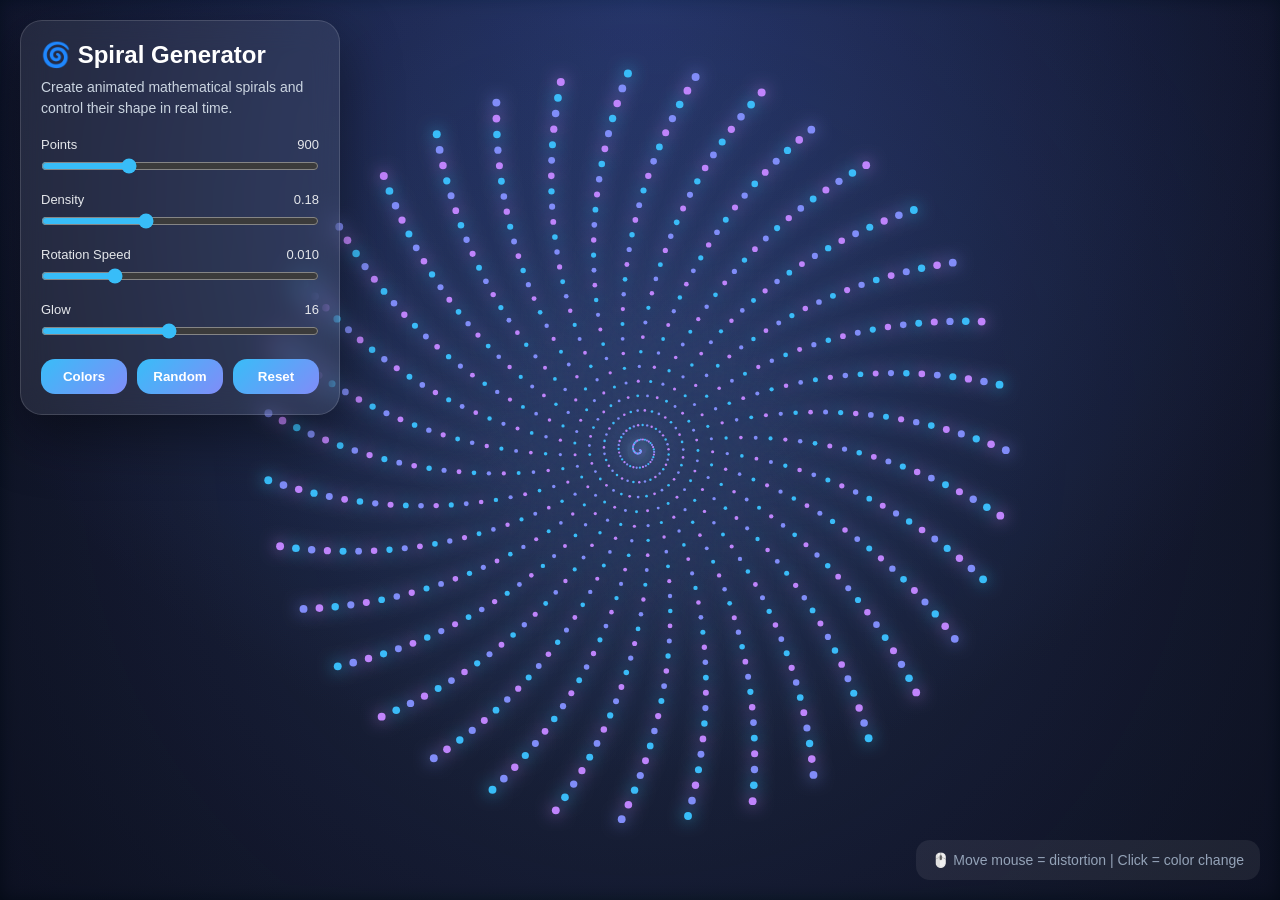
<file: 3-SpiralGenerator/index.html>
<!DOCTYPE html>
<html lang="en">
<head>
  <meta charset="UTF-8" />
  <meta name="viewport" content="width=device-width, initial-scale=1.0" />

  <title>Spiral Generator</title>

  <link rel="stylesheet" href="style.css" />
</head>
<body>

  <canvas id="canvas"></canvas>

  <div class="panel">
    <h1>🌀 Spiral Generator</h1>

    <p>
      Create animated mathematical spirals and control their shape in real time.
    </p>

    <div class="control">
      <label>Points <span id="pointsValue">900</span></label>
      <input type="range" id="points" min="200" max="2500" value="900">
    </div>

    <div class="control">
      <label>Density <span id="densityValue">0.18</span></label>
      <input type="range" id="density" min="5" max="40" value="18">
    </div>

    <div class="control">
      <label>Rotation Speed <span id="speedValue">0.01</span></label>
      <input type="range" id="speed" min="0" max="40" value="10">
    </div>

    <div class="control">
      <label>Glow <span id="glowValue">16</span></label>
      <input type="range" id="glow" min="0" max="35" value="16">
    </div>

    <div class="buttons">
      <button id="colorBtn">Colors</button>
      <button id="randomBtn">Random</button>
      <button id="resetBtn">Reset</button>
    </div>
  </div>

  <div class="hint">
    🖱️ Move mouse = distortion | Click = color change
  </div>

  <script src="script.js"></script>
</body>
</html>
</file>
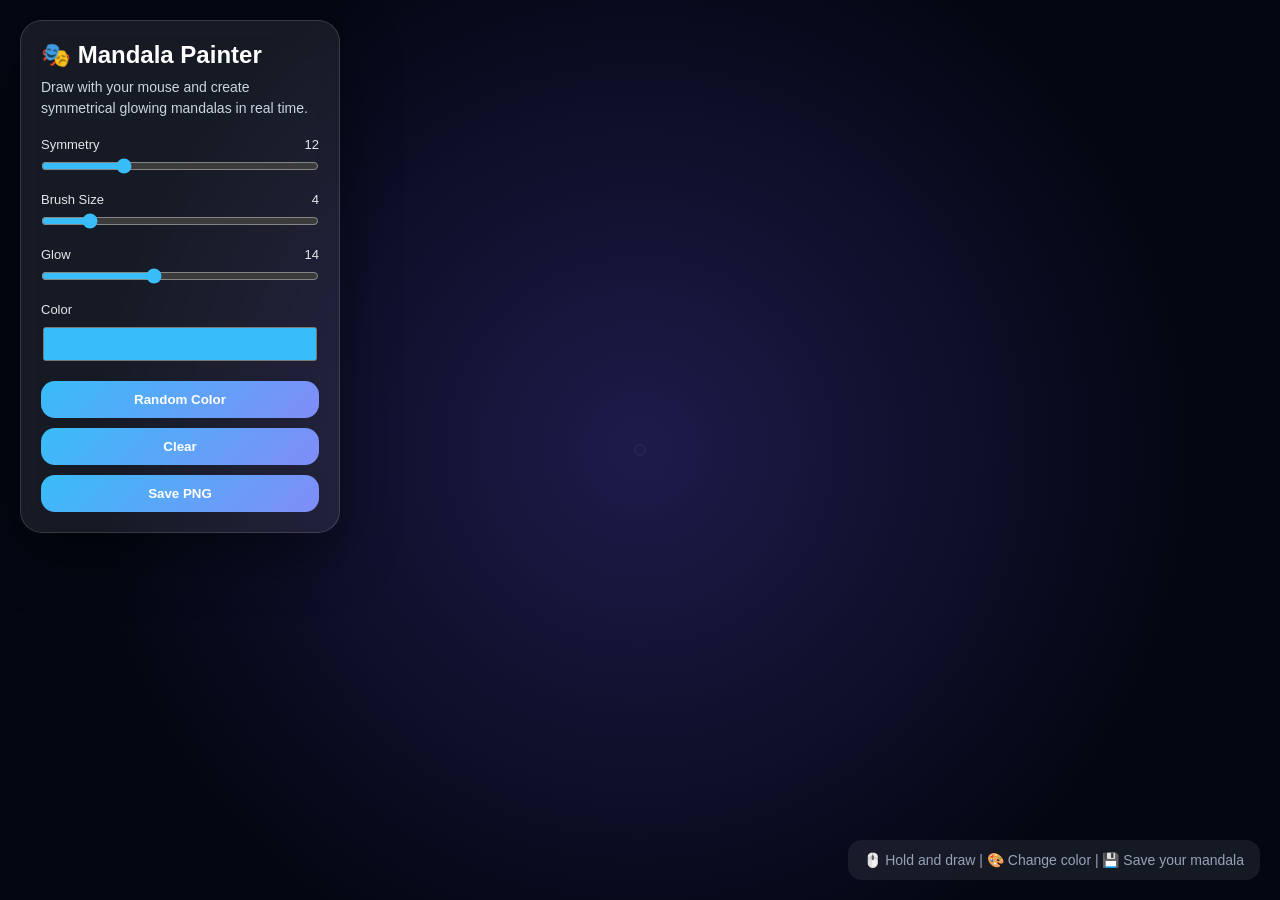
<file: 4-MandalaPainter/index.html>
<!DOCTYPE html>
<html lang="en">
<head>
  <meta charset="UTF-8" />
  <meta name="viewport" content="width=device-width, initial-scale=1.0" />

  <title>Mandala Painter</title>

  <link rel="stylesheet" href="style.css" />
</head>
<body>

  <canvas id="canvas"></canvas>

  <div class="panel">
    <h1>🎭 Mandala Painter</h1>

    <p>
      Draw with your mouse and create symmetrical glowing mandalas in real time.
    </p>

    <div class="control">
      <label>Symmetry <span id="symmetryValue">12</span></label>
      <input type="range" id="symmetry" min="4" max="32" value="12" step="2">
    </div>

    <div class="control">
      <label>Brush Size <span id="brushValue">4</span></label>
      <input type="range" id="brushSize" min="1" max="20" value="4">
    </div>

    <div class="control">
      <label>Glow <span id="glowValue">14</span></label>
      <input type="range" id="glow" min="0" max="35" value="14">
    </div>

    <div class="control">
      <label>Color</label>
      <input type="color" id="colorPicker" value="#38bdf8">
    </div>

    <div class="buttons">
      <button id="colorBtn">Random Color</button>
      <button id="clearBtn">Clear</button>
      <button id="saveBtn">Save PNG</button>
    </div>
  </div>

  <div class="hint">
    🖱️ Hold and draw | 🎨 Change color | 💾 Save your mandala
  </div>

  <script src="script.js"></script>
</body>
</html>
</file>
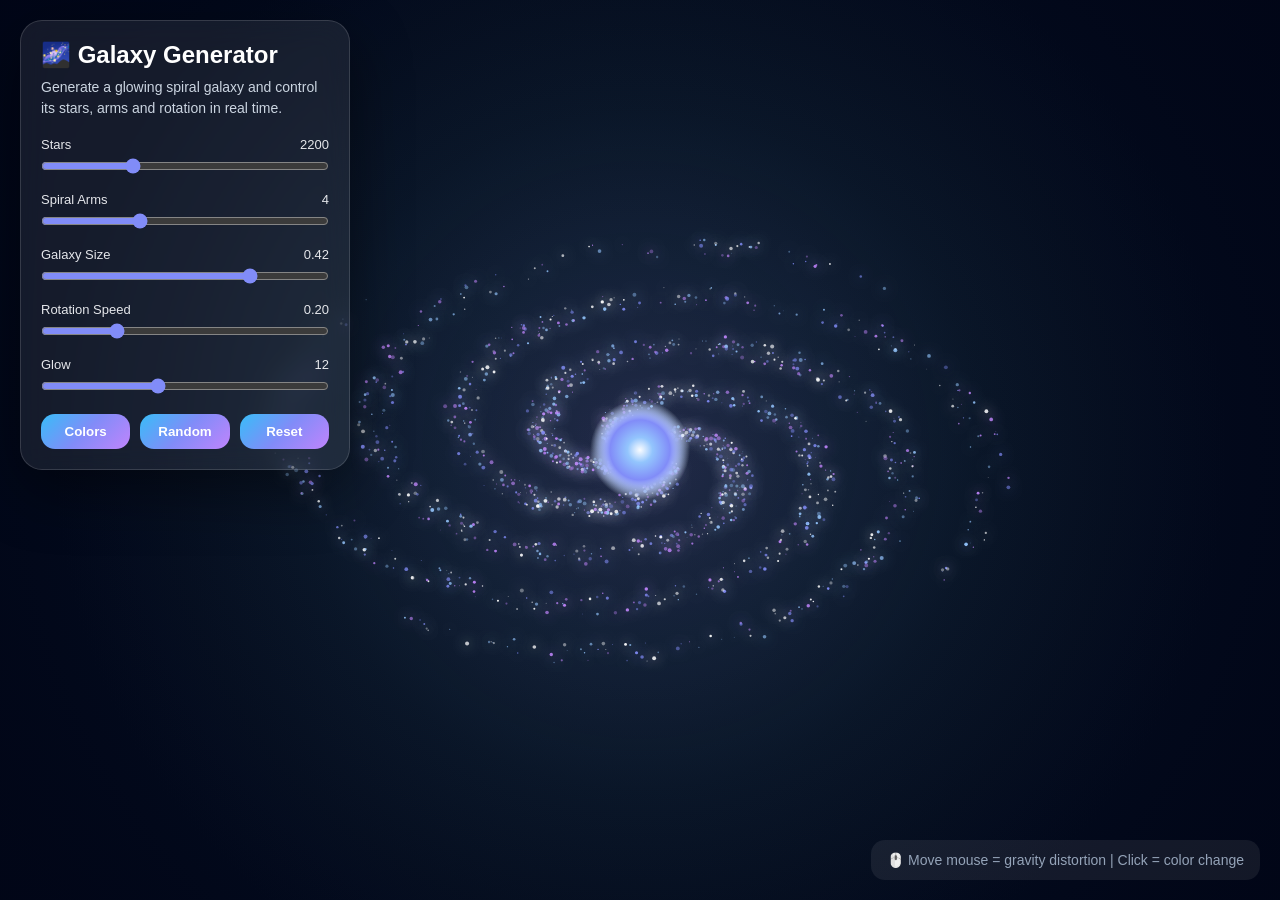
<file: 5-GalaxyGenerator/index.html>
<!DOCTYPE html>
<html lang="en">
<head>
  <meta charset="UTF-8" />
  <meta name="viewport" content="width=device-width, initial-scale=1.0" />

  <title>Galaxy Generator</title>

  <link rel="stylesheet" href="style.css" />
</head>
<body>

  <canvas id="canvas"></canvas>

  <div class="panel">
    <h1>🌌 Galaxy Generator</h1>

    <p>
      Generate a glowing spiral galaxy and control its stars, arms and rotation in real time.
    </p>

    <div class="control">
      <label>Stars <span id="starsValue">2200</span></label>
      <input type="range" id="stars" min="500" max="6000" value="2200">
    </div>

    <div class="control">
      <label>Spiral Arms <span id="armsValue">4</span></label>
      <input type="range" id="arms" min="2" max="8" value="4">
    </div>

    <div class="control">
      <label>Galaxy Size <span id="sizeValue">0.42</span></label>
      <input type="range" id="galaxySize" min="25" max="48" value="42">
    </div>

    <div class="control">
      <label>Rotation Speed <span id="speedValue">0.20</span></label>
      <input type="range" id="speed" min="0" max="80" value="20">
    </div>

    <div class="control">
      <label>Glow <span id="glowValue">12</span></label>
      <input type="range" id="glow" min="0" max="30" value="12">
    </div>

    <div class="buttons">
      <button id="colorBtn">Colors</button>
      <button id="randomBtn">Random</button>
      <button id="resetBtn">Reset</button>
    </div>
  </div>

  <div class="hint">
    🖱️ Move mouse = gravity distortion | Click = color change
  </div>

  <script src="script.js"></script>
</body>
</html>
</file>
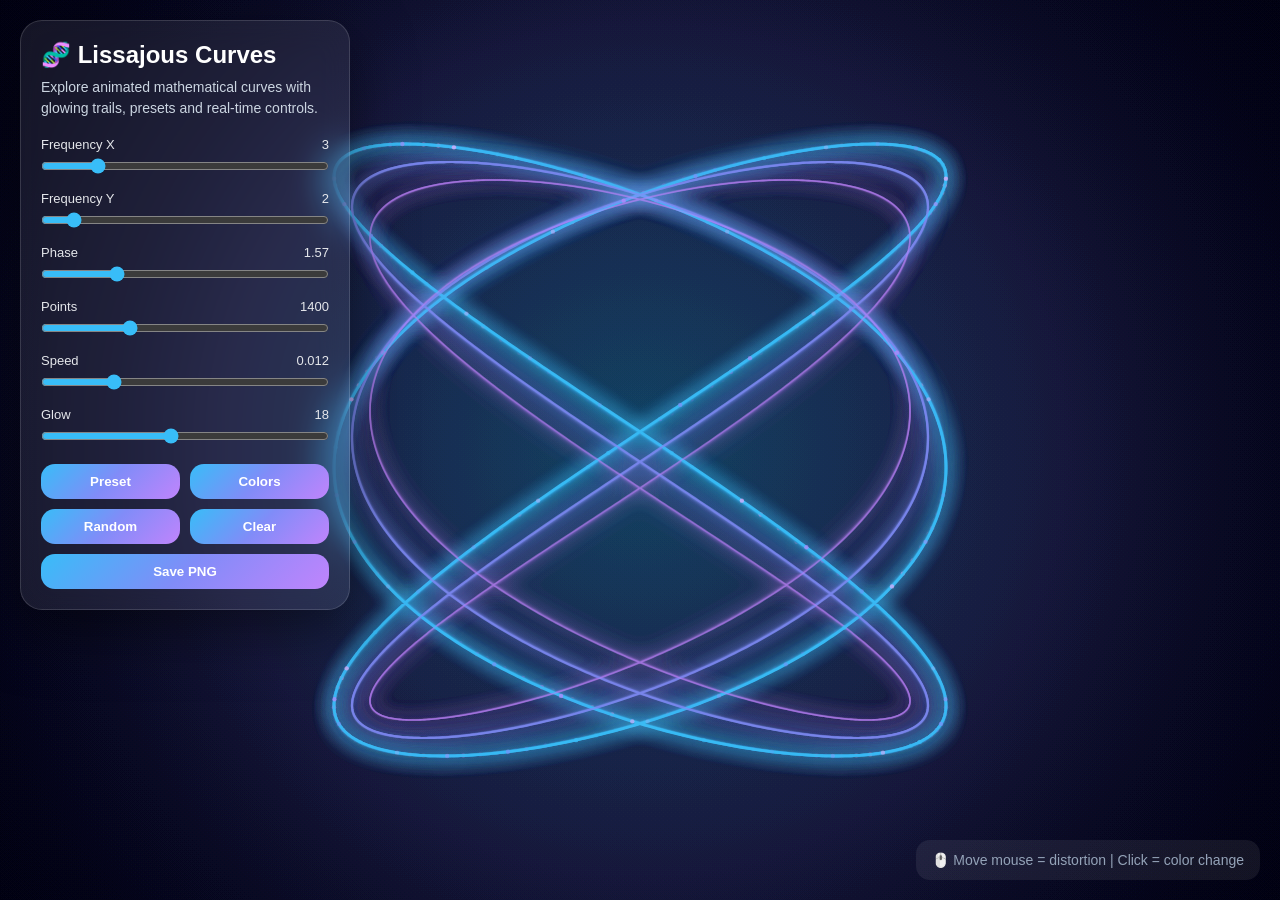
<file: 6-LissajousCurves/index.html>
<!DOCTYPE html>
<html lang="en">
<head>
  <meta charset="UTF-8" />
  <meta name="viewport" content="width=device-width, initial-scale=1.0" />

  <title>Lissajous Curves Deluxe</title>

  <link rel="stylesheet" href="style.css" />
</head>
<body>

  <canvas id="canvas"></canvas>

  <div class="panel">
    <h1>🧬 Lissajous Curves</h1>

    <p>
      Explore animated mathematical curves with glowing trails, presets and real-time controls.
    </p>

    <div class="control">
      <label>Frequency X <span id="freqXValue">3</span></label>
      <input type="range" id="freqX" min="1" max="12" value="3">
    </div>

    <div class="control">
      <label>Frequency Y <span id="freqYValue">2</span></label>
      <input type="range" id="freqY" min="1" max="12" value="2">
    </div>

    <div class="control">
      <label>Phase <span id="phaseValue">1.57</span></label>
      <input type="range" id="phase" min="0" max="628" value="157">
    </div>

    <div class="control">
      <label>Points <span id="pointsValue">1400</span></label>
      <input type="range" id="points" min="300" max="4000" value="1400">
    </div>

    <div class="control">
      <label>Speed <span id="speedValue">0.012</span></label>
      <input type="range" id="speed" min="0" max="50" value="12">
    </div>

    <div class="control">
      <label>Glow <span id="glowValue">18</span></label>
      <input type="range" id="glow" min="0" max="40" value="18">
    </div>

    <div class="buttons">
      <button id="presetBtn">Preset</button>
      <button id="colorBtn">Colors</button>
      <button id="randomBtn">Random</button>
      <button id="clearBtn">Clear</button>
      <button id="saveBtn">Save PNG</button>
    </div>
  </div>

  <div class="hint">
    🖱️ Move mouse = distortion | Click = color change
  </div>

  <script src="script.js"></script>
</body>
</html>
</file>
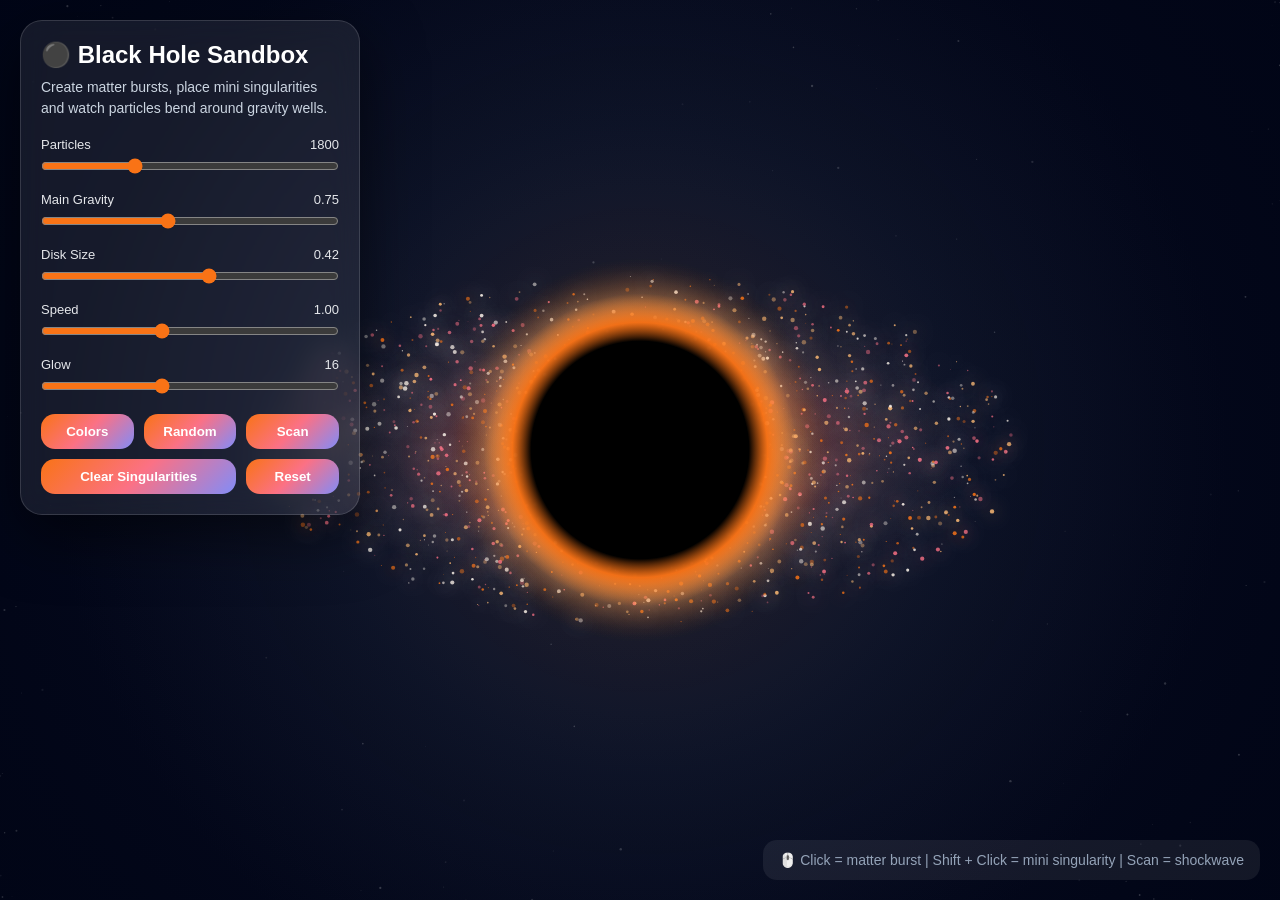
<file: 7-BlackHole/index.html>
<!DOCTYPE html>
<html lang="en">
<head>
  <meta charset="UTF-8" />
  <meta name="viewport" content="width=device-width, initial-scale=1.0" />
  <title>Black Hole Sandbox</title>
  <link rel="stylesheet" href="style.css" />
</head>
<body>
  <canvas id="canvas"></canvas>

  <div class="panel">
    <h1>⚫ Black Hole Sandbox</h1>
    <p>
      Create matter bursts, place mini singularities and watch particles bend around gravity wells.
    </p>

    <div class="control">
      <label>Particles <span id="particlesValue">1800</span></label>
      <input type="range" id="particles" min="400" max="5000" value="1800">
    </div>

    <div class="control">
      <label>Main Gravity <span id="gravityValue">0.75</span></label>
      <input type="range" id="gravity" min="20" max="150" value="75">
    </div>

    <div class="control">
      <label>Disk Size <span id="diskValue">0.42</span></label>
      <input type="range" id="diskSize" min="25" max="55" value="42">
    </div>

    <div class="control">
      <label>Speed <span id="speedValue">1.00</span></label>
      <input type="range" id="speed" min="20" max="220" value="100">
    </div>

    <div class="control">
      <label>Glow <span id="glowValue">16</span></label>
      <input type="range" id="glow" min="0" max="40" value="16">
    </div>

    <div class="buttons">
      <button id="colorBtn">Colors</button>
      <button id="randomBtn">Random</button>
      <button id="scanBtn">Scan</button>
      <button id="clearSingularitiesBtn">Clear Singularities</button>
      <button id="resetBtn">Reset</button>
    </div>
  </div>

  <div class="hint">
    🖱️ Click = matter burst | Shift + Click = mini singularity | Scan = shockwave
  </div>

  <script src="script.js"></script>
</body>
</html>
</file>
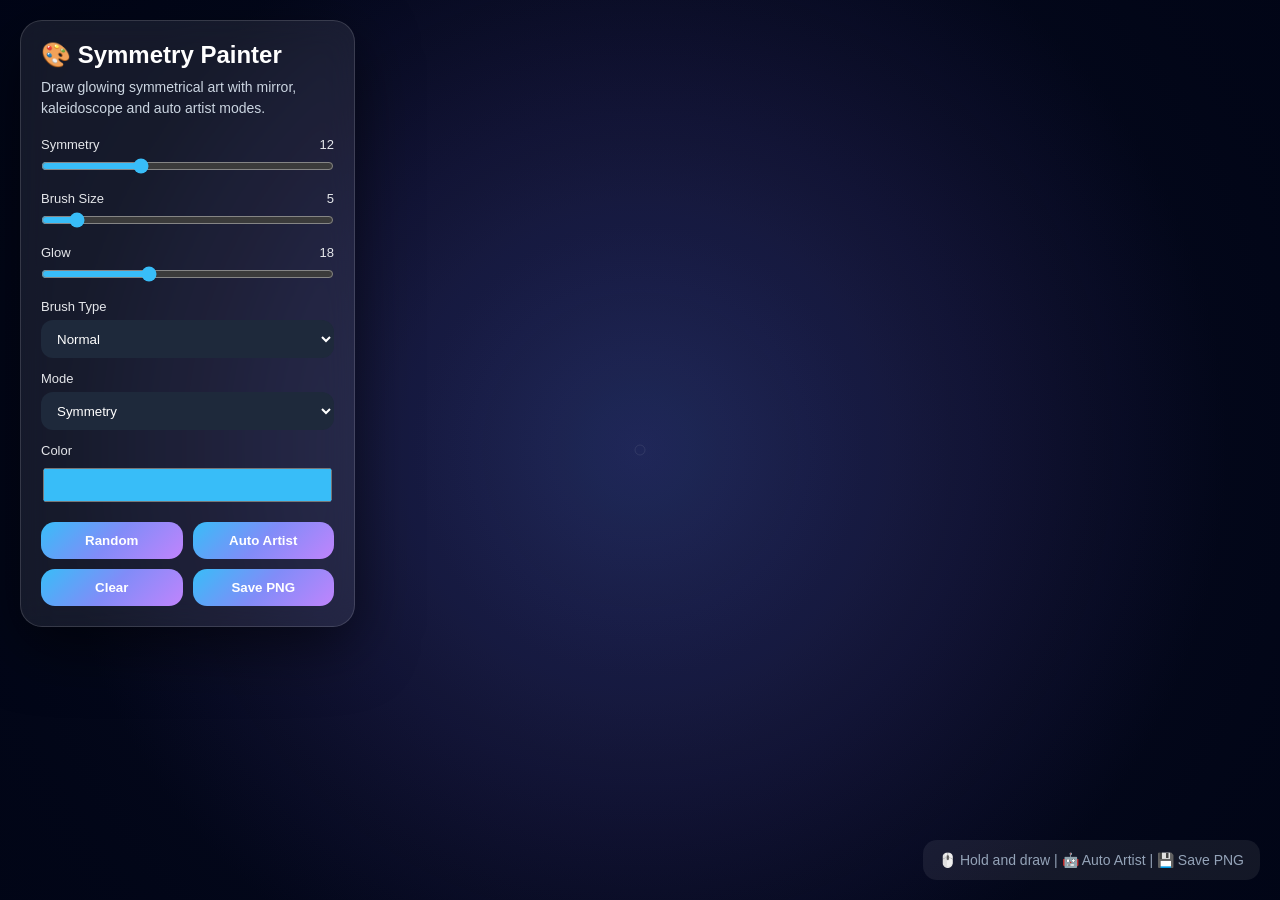
<file: 8-SymmetryPainter/index.html>
<!DOCTYPE html>
<html lang="en">
<head>
  <meta charset="UTF-8" />
  <meta name="viewport" content="width=device-width, initial-scale=1.0" />

  <title>Symmetry Painter Pro</title>

  <link rel="stylesheet" href="style.css" />
</head>
<body>

  <canvas id="canvas"></canvas>

  <div class="panel">
    <h1>🎨 Symmetry Painter</h1>

    <p>
      Draw glowing symmetrical art with mirror, kaleidoscope and auto artist modes.
    </p>

    <div class="control">
      <label>Symmetry <span id="symmetryValue">12</span></label>
      <input type="range" id="symmetry" min="2" max="32" value="12" step="2">
    </div>

    <div class="control">
      <label>Brush Size <span id="brushValue">5</span></label>
      <input type="range" id="brushSize" min="1" max="40" value="5">
    </div>

    <div class="control">
      <label>Glow <span id="glowValue">18</span></label>
      <input type="range" id="glow" min="0" max="50" value="18">
    </div>

    <div class="control">
      <label>Brush Type</label>
      <select id="brushType">
        <option value="normal">Normal</option>
        <option value="glow">Glow</option>
        <option value="rainbow">Rainbow</option>
        <option value="particle">Particle</option>
        <option value="star">Star</option>
      </select>
    </div>

    <div class="control">
      <label>Mode</label>
      <select id="drawMode">
        <option value="symmetry">Symmetry</option>
        <option value="mirror">Mirror</option>
        <option value="kaleidoscope">Kaleidoscope</option>
      </select>
    </div>

    <div class="control">
      <label>Color</label>
      <input type="color" id="colorPicker" value="#38bdf8">
    </div>

    <div class="buttons">
      <button id="randomBtn">Random</button>
      <button id="autoBtn">Auto Artist</button>
      <button id="clearBtn">Clear</button>
      <button id="saveBtn">Save PNG</button>
    </div>
  </div>

  <div class="hint">
    🖱️ Hold and draw | 🤖 Auto Artist | 💾 Save PNG
  </div>

  <script src="script.js"></script>
</body>
</html>
</file>
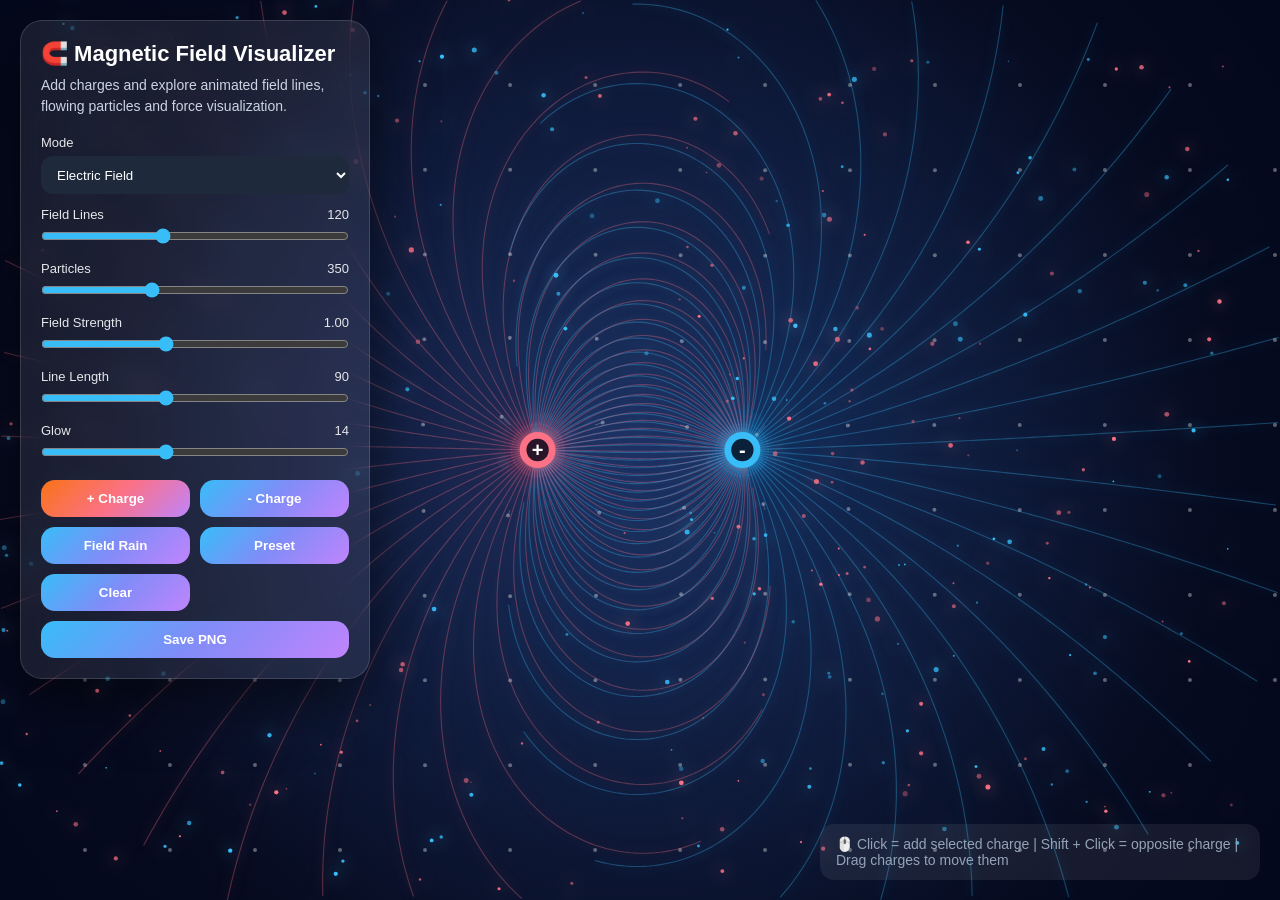
<file: 9-MagneticFieldVisualizer/index.html>
<!DOCTYPE html>
<html lang="en">
<head>
  <meta charset="UTF-8" />
  <meta name="viewport" content="width=device-width, initial-scale=1.0" />

  <title>Magnetic Field Visualizer</title>

  <link rel="stylesheet" href="style.css" />
</head>
<body>

  <canvas id="canvas"></canvas>

  <div class="panel">
    <h1>🧲 Magnetic Field Visualizer</h1>

    <p>
      Add charges and explore animated field lines, flowing particles and force visualization.
    </p>

    <div class="control">
      <label>Mode</label>
      <select id="mode">
        <option value="electric">Electric Field</option>
        <option value="magnetic">Magnetic Style</option>
        <option value="gravity">Gravity Field</option>
      </select>
    </div>

    <div class="control">
      <label>Field Lines <span id="linesValue">120</span></label>
      <input type="range" id="lines" min="30" max="260" value="120">
    </div>

    <div class="control">
      <label>Particles <span id="particlesValue">350</span></label>
      <input type="range" id="particles" min="50" max="900" value="350">
    </div>

    <div class="control">
      <label>Field Strength <span id="strengthValue">1.00</span></label>
      <input type="range" id="strength" min="20" max="220" value="100">
    </div>

    <div class="control">
      <label>Line Length <span id="lengthValue">90</span></label>
      <input type="range" id="lineLength" min="30" max="180" value="90">
    </div>

    <div class="control">
      <label>Glow <span id="glowValue">14</span></label>
      <input type="range" id="glow" min="0" max="35" value="14">
    </div>

    <div class="buttons">
      <button id="positiveBtn">+ Charge</button>
      <button id="negativeBtn">- Charge</button>
      <button id="rainBtn">Field Rain</button>
      <button id="presetBtn">Preset</button>
      <button id="clearBtn">Clear</button>
      <button id="saveBtn">Save PNG</button>
    </div>
  </div>

  <div class="hint">
    🖱️ Click = add selected charge | Shift + Click = opposite charge | Drag charges to move them
  </div>

  <script src="script.js"></script>
</body>
</html>
</file>
<file: 1-FractalTree/style.css>
* {
  box-sizing: border-box;
  margin: 0;
  padding: 0;
}

body {
  min-height: 100vh;
  background: radial-gradient(circle at top, #16213e, #050816 70%);
  color: white;
  font-family: Arial, sans-serif;
  overflow: hidden;
}

.app {
  width: 100vw;
  height: 100vh;
  position: relative;
}

canvas {
  display: block;
  width: 100%;
  height: 100%;
  cursor: crosshair;
}

.panel {
  position: absolute;
  top: 20px;
  left: 20px;
  width: 300px;
  padding: 20px;
  border-radius: 22px;
  background: rgba(255, 255, 255, 0.08);
  backdrop-filter: blur(15px);
  box-shadow: 0 20px 60px rgba(0, 0, 0, 0.35);
  border: 1px solid rgba(255, 255, 255, 0.15);
}

.panel h1 {
  font-size: 22px;
  margin-bottom: 8px;
}

.panel p {
  font-size: 14px;
  color: #cbd5e1;
  margin-bottom: 18px;
  line-height: 1.5;
}

.control {
  margin-bottom: 14px;
}

.control label {
  display: flex;
  justify-content: space-between;
  font-size: 13px;
  margin-bottom: 6px;
  color: #e5e7eb;
}

input[type="range"] {
  width: 100%;
  accent-color: #38bdf8;
}

.buttons {
  display: grid;
  grid-template-columns: 1fr 1fr;
  gap: 10px;
  margin-top: 14px;
}

button {
  border: none;
  padding: 10px;
  border-radius: 14px;
  cursor: pointer;
  background: linear-gradient(135deg, #38bdf8, #818cf8);
  color: white;
  font-weight: bold;
  transition: transform 0.2s, box-shadow 0.2s;
}

button:hover {
  transform: translateY(-2px);
  box-shadow: 0 10px 25px rgba(56, 189, 248, 0.35);
}

.hint {
  position: absolute;
  right: 20px;
  bottom: 20px;
  color: #94a3b8;
  font-size: 14px;
  background: rgba(255, 255, 255, 0.07);
  padding: 12px 16px;
  border-radius: 14px;
}

@media (max-width: 700px) {
  .panel {
    width: calc(100% - 40px);
  }

  .hint {
    display: none;
  }
}
</file>
<file: 10-NeuralNetworkVisualizer/style.css>
* {
  margin: 0;
  padding: 0;
  box-sizing: border-box;
}

body {
  background:
    radial-gradient(circle at center, #172554, #020617 75%);
  overflow: hidden;
  color: white;
  font-family: Arial, sans-serif;
}

canvas {
  display: block;
  width: 100vw;
  height: 100vh;
  cursor: crosshair;
}

.panel {
  position: absolute;
  top: 20px;
  left: 20px;
  width: 360px;
  padding: 20px;
  border-radius: 22px;
  background: rgba(255, 255, 255, 0.08);
  backdrop-filter: blur(16px);
  border: 1px solid rgba(255, 255, 255, 0.14);
  box-shadow: 0 20px 60px rgba(0, 0, 0, 0.55);
}

.panel h1 {
  font-size: 22px;
  margin-bottom: 8px;
}

.panel p {
  color: #cbd5e1;
  font-size: 14px;
  line-height: 1.5;
  margin-bottom: 16px;
}

.stats {
  display: grid;
  grid-template-columns: 1fr;
  gap: 6px;
  margin-bottom: 16px;
  padding: 12px;
  border-radius: 16px;
  background: rgba(15, 23, 42, 0.75);
  color: #e5e7eb;
  font-size: 13px;
}

.stats span {
  color: #38bdf8;
  font-weight: bold;
}

.control {
  margin-bottom: 13px;
}

.control label {
  display: flex;
  justify-content: space-between;
  margin-bottom: 6px;
  font-size: 13px;
  color: #e5e7eb;
}

input[type="range"],
select {
  width: 100%;
}

input[type="range"] {
  accent-color: #38bdf8;
}

select {
  height: 38px;
  border: none;
  border-radius: 12px;
  padding: 0 12px;
  background: #1e293b;
  color: white;
  outline: none;
}

.buttons {
  display: grid;
  grid-template-columns: 1fr 1fr;
  gap: 10px;
  margin-top: 16px;
}

button {
  border: none;
  padding: 11px;
  border-radius: 14px;
  cursor: pointer;
  color: white;
  font-weight: bold;
  background: linear-gradient(135deg, #38bdf8, #818cf8, #c084fc);
  transition: 0.2s;
}

button:hover {
  transform: translateY(-2px);
  box-shadow: 0 10px 25px rgba(56, 189, 248, 0.35);
}

button.active {
  background: linear-gradient(135deg, #f97316, #fb7185, #c084fc);
}

#saveBtn,
#clearSignalsBtn {
  grid-column: span 1;
}

.hint {
  position: absolute;
  right: 20px;
  bottom: 20px;
  max-width: 420px;
  padding: 12px 16px;
  border-radius: 14px;
  background: rgba(255, 255, 255, 0.07);
  color: #94a3b8;
  font-size: 14px;
}

@media (max-width: 700px) {
  .panel {
    width: calc(100% - 40px);
    max-height: 80vh;
    overflow-y: auto;
  }

  .hint {
    display: none;
  }
}
</file>
<file: 11-SacredGeometryGenerator/style.css>
:root {
  color-scheme: dark;
  --panel: rgba(14, 18, 34, 0.66);
  --panel-strong: rgba(16, 22, 42, 0.84);
  --line: rgba(255, 255, 255, 0.16);
  --text: #f5f7fb;
  --muted: #aab4c6;
  --accent: #69e8ff;
  --accent-2: #ffcf6b;
}

* {
  box-sizing: border-box;
}

html,
body {
  width: 100%;
  height: 100%;
  margin: 0;
  overflow: hidden;
  font-family: Inter, ui-sans-serif, system-ui, -apple-system, BlinkMacSystemFont, "Segoe UI", sans-serif;
  background: #080b14;
  color: var(--text);
}

button,
select,
input {
  font: inherit;
}

.app-shell {
  position: relative;
  width: 100vw;
  height: 100vh;
  background:
    radial-gradient(circle at 18% 12%, rgba(105, 232, 255, 0.18), transparent 28%),
    radial-gradient(circle at 80% 18%, rgba(255, 207, 107, 0.14), transparent 26%),
    linear-gradient(135deg, #060812, #0b1022 48%, #090b13);
}

canvas {
  position: fixed;
  inset: 0;
  width: 100%;
  height: 100%;
  cursor: grab;
}

canvas:active {
  cursor: grabbing;
}

.glass {
  border: 1px solid var(--line);
  background: linear-gradient(145deg, rgba(255, 255, 255, 0.1), rgba(255, 255, 255, 0.035)), var(--panel);
  box-shadow: 0 22px 80px rgba(0, 0, 0, 0.36);
  backdrop-filter: blur(22px) saturate(150%);
}

.topbar {
  position: fixed;
  top: 18px;
  left: 18px;
  right: 18px;
  z-index: 3;
  min-height: 74px;
  display: flex;
  align-items: center;
  justify-content: space-between;
  gap: 18px;
  padding: 14px 16px;
  border-radius: 18px;
}

.eyebrow {
  margin: 0 0 4px;
  color: var(--accent);
  font-size: 0.72rem;
  font-weight: 800;
  letter-spacing: 0;
  text-transform: uppercase;
}

h1 {
  margin: 0;
  font-size: clamp(1.15rem, 2vw, 1.7rem);
  line-height: 1.1;
}

.toolbar,
.export-row,
.grid-two {
  display: grid;
  gap: 10px;
}

.toolbar {
  grid-auto-flow: column;
  grid-auto-columns: max-content;
}

.control-panel {
  position: fixed;
  top: 112px;
  right: 18px;
  z-index: 3;
  width: min(360px, calc(100vw - 36px));
  max-height: calc(100vh - 166px);
  overflow: auto;
  padding: 16px;
  border-radius: 20px;
}

.control-panel section {
  margin-bottom: 14px;
}

.grid-two {
  grid-template-columns: 1fr 1fr;
}

label {
  display: flex;
  justify-content: space-between;
  gap: 10px;
  margin-bottom: 7px;
  color: var(--muted);
  font-size: 0.78rem;
  font-weight: 750;
}

select,
button {
  width: 100%;
  min-height: 40px;
  border: 1px solid rgba(255, 255, 255, 0.18);
  border-radius: 12px;
  background: rgba(255, 255, 255, 0.09);
  color: var(--text);
  outline: none;
}

select {
  padding: 0 12px;
}

select option {
  background: #11182b;
  color: var(--text);
}

button {
  padding: 0 13px;
  font-weight: 800;
  cursor: pointer;
  transition: transform 160ms ease, border-color 160ms ease, background 160ms ease;
}

button:hover {
  transform: translateY(-1px);
  border-color: rgba(105, 232, 255, 0.55);
  background: rgba(105, 232, 255, 0.14);
}

.icon-button {
  width: auto;
}

input[type="range"] {
  width: 100%;
  accent-color: var(--accent);
}

.toggle-grid {
  display: grid;
  grid-template-columns: 1fr 1fr;
  gap: 10px;
  margin: 12px 0 16px;
}

.toggle-grid label {
  align-items: center;
  justify-content: flex-start;
  min-height: 38px;
  margin: 0;
  padding: 0 10px;
  border: 1px solid rgba(255, 255, 255, 0.12);
  border-radius: 12px;
  background: rgba(255, 255, 255, 0.06);
}

.toggle-grid input {
  accent-color: var(--accent-2);
}

.export-row {
  grid-template-columns: 1fr 1fr;
}

.export-row button:first-child {
  background: linear-gradient(135deg, rgba(105, 232, 255, 0.22), rgba(255, 207, 107, 0.12));
}

.status {
  position: fixed;
  left: 18px;
  bottom: 18px;
  z-index: 3;
  display: flex;
  flex-wrap: wrap;
  gap: 10px;
  max-width: calc(100vw - 36px);
  padding: 10px;
  border-radius: 16px;
}

.status span {
  display: inline-flex;
  align-items: center;
  min-height: 28px;
  padding: 0 10px;
  border-radius: 999px;
  background: rgba(255, 255, 255, 0.08);
  color: var(--muted);
  font-size: 0.76rem;
  font-weight: 750;
}

#statusPattern {
  color: var(--text);
  background: rgba(105, 232, 255, 0.15);
}

@media (max-width: 760px) {
  .topbar {
    align-items: flex-start;
    flex-direction: column;
  }

  .toolbar {
    width: 100%;
    grid-template-columns: repeat(4, 1fr);
    grid-auto-flow: row;
  }

  .control-panel {
    top: auto;
    right: 10px;
    bottom: 10px;
    left: 10px;
    width: auto;
    max-height: 50vh;
    border-radius: 18px;
  }

  .status {
    display: none;
  }
}
</file>
<file: 12-PhyllotaxisGenerator/style.css>
* {
  margin: 0;
  padding: 0;
  box-sizing: border-box;
}

body {
  background:
    radial-gradient(circle at center, #1e293b, #020617 75%);
  overflow: hidden;
  color: white;
  font-family: Arial, sans-serif;
}

canvas {
  display: block;
  width: 100vw;
  height: 100vh;
  cursor: crosshair;
}

.panel {
  position: absolute;
  top: 20px;
  left: 20px;
  width: 355px;
  padding: 20px;
  border-radius: 22px;
  background: rgba(255, 255, 255, 0.08);
  backdrop-filter: blur(16px);
  border: 1px solid rgba(255, 255, 255, 0.14);
  box-shadow: 0 20px 60px rgba(0, 0, 0, 0.55);
}

.panel h1 {
  font-size: 23px;
  margin-bottom: 8px;
}

.panel p {
  color: #cbd5e1;
  font-size: 14px;
  line-height: 1.5;
  margin-bottom: 18px;
}

.control {
  margin-bottom: 13px;
}

.control label {
  display: flex;
  justify-content: space-between;
  margin-bottom: 6px;
  font-size: 13px;
  color: #e5e7eb;
}

input[type="range"],
select {
  width: 100%;
}

input[type="range"] {
  accent-color: #facc15;
}

select {
  height: 38px;
  border: none;
  border-radius: 12px;
  padding: 0 12px;
  background: #1e293b;
  color: white;
  outline: none;
}

.buttons {
  display: grid;
  grid-template-columns: 1fr 1fr;
  gap: 10px;
  margin-top: 16px;
}

button {
  border: none;
  padding: 11px;
  border-radius: 14px;
  cursor: pointer;
  color: white;
  font-weight: bold;
  background: linear-gradient(135deg, #facc15, #f97316, #fb7185);
  transition: 0.2s;
}

button:hover {
  transform: translateY(-2px);
  box-shadow: 0 10px 25px rgba(250, 204, 21, 0.35);
}

button.active {
  background: linear-gradient(135deg, #38bdf8, #818cf8, #c084fc);
}

#saveBtn {
  grid-column: span 2;
}

.hint {
  position: absolute;
  right: 20px;
  bottom: 20px;
  max-width: 420px;
  padding: 12px 16px;
  border-radius: 14px;
  background: rgba(255, 255, 255, 0.07);
  color: #94a3b8;
  font-size: 14px;
}

@media (max-width: 700px) {
  .panel {
    width: calc(100% - 40px);
    max-height: 80vh;
    overflow-y: auto;
  }

  .hint {
    display: none;
  }
}
</file>
<file: 13-VoronoiArtGenerator/style.css>
:root {
  color-scheme: dark;
}

* {
  margin: 0;
  padding: 0;
  box-sizing: border-box;
}

html,
body {
  width: 100%;
  height: 100%;
}

body {
  overflow: hidden;
  color: #f8fafc;
  font-family:
    Inter,
    ui-sans-serif,
    system-ui,
    -apple-system,
    BlinkMacSystemFont,
    "Segoe UI",
    sans-serif;
  background:
    radial-gradient(circle at 65% 45%, #172554 0%, transparent 36%),
    radial-gradient(circle at 30% 70%, #3b0764 0%, transparent 34%),
    #020617;
}

button,
input,
select {
  font: inherit;
}

button {
  user-select: none;
}

canvas {
  display: block;
  width: 100vw;
  height: 100vh;
  cursor: crosshair;
}

.panel {
  position: fixed;
  z-index: 10;
  top: 20px;
  left: 20px;
  width: 365px;
  max-height: calc(100vh - 40px);
  overflow-y: auto;
  border: 1px solid rgba(255, 255, 255, 0.14);
  border-radius: 24px;
  background:
    linear-gradient(
      145deg,
      rgba(15, 23, 42, 0.9),
      rgba(30, 41, 59, 0.66)
    );
  box-shadow:
    0 28px 80px rgba(0, 0, 0, 0.5),
    inset 0 1px 0 rgba(255, 255, 255, 0.06);
  backdrop-filter: blur(20px);
  transition:
    width 0.25s ease,
    transform 0.25s ease;
}

.panel.collapsed {
  width: 76px;
}

.panel.collapsed .panel-content,
.panel.collapsed .panel-header > div {
  display: none;
}

.panel.collapsed .panel-header {
  justify-content: center;
}

.panel-header {
  display: flex;
  align-items: flex-start;
  justify-content: space-between;
  gap: 14px;
  padding: 20px 20px 10px;
}

.eyebrow {
  display: block;
  margin-bottom: 6px;
  color: #94a3b8;
  font-size: 11px;
  font-weight: 700;
  letter-spacing: 0.12em;
  text-transform: uppercase;
}

.panel h1 {
  font-size: 22px;
  line-height: 1.2;
}

.icon-button {
  flex: 0 0 auto;
  width: 38px;
  height: 38px;
  border: 1px solid rgba(255, 255, 255, 0.1);
  border-radius: 12px;
  color: white;
  background: rgba(255, 255, 255, 0.08);
  cursor: pointer;
  transition: 0.2s ease;
}

.icon-button:hover {
  transform: translateY(-2px);
  background: rgba(255, 255, 255, 0.14);
}

.panel-content {
  padding: 0 20px 20px;
}

.description {
  margin-bottom: 16px;
  color: #cbd5e1;
  font-size: 13px;
  line-height: 1.55;
}

.stats {
  display: grid;
  grid-template-columns: repeat(3, 1fr);
  gap: 8px;
  margin-bottom: 18px;
}

.stats div {
  padding: 10px;
  border: 1px solid rgba(255, 255, 255, 0.08);
  border-radius: 14px;
  background: rgba(2, 6, 23, 0.48);
  text-align: center;
}

.stats span,
.stats strong {
  display: block;
}

.stats span {
  margin-bottom: 3px;
  color: #94a3b8;
  font-size: 10px;
  text-transform: uppercase;
}

.stats strong {
  color: #67e8f9;
  font-size: 14px;
}

.control {
  margin-bottom: 13px;
}

.control label {
  display: flex;
  justify-content: space-between;
  gap: 12px;
  margin-bottom: 6px;
  color: #e2e8f0;
  font-size: 12px;
  font-weight: 600;
}

.control label span {
  color: #67e8f9;
}

input[type="range"] {
  width: 100%;
  accent-color: #22d3ee;
  cursor: pointer;
}

select {
  width: 100%;
  height: 40px;
  padding: 0 12px;
  border: 1px solid rgba(255, 255, 255, 0.09);
  border-radius: 12px;
  outline: none;
  color: white;
  background: #172033;
  cursor: pointer;
}

.switch-grid {
  display: grid;
  gap: 8px;
  margin-top: 16px;
}

.switch-row {
  display: flex;
  align-items: center;
  justify-content: space-between;
  gap: 12px;
  min-height: 54px;
  padding: 9px 11px;
  border: 1px solid rgba(255, 255, 255, 0.07);
  border-radius: 14px;
  background: rgba(2, 6, 23, 0.42);
  cursor: pointer;
}

.switch-row span {
  display: grid;
  gap: 2px;
}

.switch-row strong {
  color: #e2e8f0;
  font-size: 12px;
}

.switch-row small {
  color: #64748b;
  font-size: 10px;
}

.switch-row input {
  display: none;
}

.switch-row i {
  position: relative;
  flex: 0 0 auto;
  width: 42px;
  height: 23px;
  border-radius: 999px;
  background: #334155;
  transition: 0.2s ease;
}

.switch-row i::after {
  content: "";
  position: absolute;
  top: 3px;
  left: 3px;
  width: 17px;
  height: 17px;
  border-radius: 50%;
  background: white;
  transition: 0.2s ease;
}

.switch-row input:checked + i {
  background: linear-gradient(135deg, #22d3ee, #8b5cf6);
}

.switch-row input:checked + i::after {
  transform: translateX(19px);
}

.buttons {
  display: grid;
  grid-template-columns: 1fr 1fr;
  gap: 9px;
  margin-top: 17px;
}

.buttons button {
  min-height: 42px;
  padding: 9px 10px;
  border: none;
  border-radius: 13px;
  color: white;
  font-size: 12px;
  font-weight: 800;
  cursor: pointer;
  background:
    linear-gradient(
      135deg,
      rgba(34, 211, 238, 0.92),
      rgba(99, 102, 241, 0.92),
      rgba(192, 132, 252, 0.92)
    );
  box-shadow: 0 10px 24px rgba(56, 189, 248, 0.12);
  transition:
    transform 0.2s ease,
    box-shadow 0.2s ease;
}

.buttons button:hover {
  transform: translateY(-2px);
  box-shadow: 0 14px 30px rgba(56, 189, 248, 0.25);
}

#saveBtn {
  grid-column: span 2;
}

.hint {
  position: fixed;
  right: 20px;
  bottom: 20px;
  z-index: 5;
  display: flex;
  gap: 9px;
  align-items: center;
  padding: 11px 15px;
  border: 1px solid rgba(255, 255, 255, 0.09);
  border-radius: 14px;
  color: #94a3b8;
  background: rgba(15, 23, 42, 0.66);
  backdrop-filter: blur(12px);
  font-size: 12px;
}

.hint span {
  color: #67e8f9;
  font-weight: 800;
}

.panel::-webkit-scrollbar {
  width: 6px;
}

.panel::-webkit-scrollbar-thumb {
  border-radius: 999px;
  background: rgba(148, 163, 184, 0.28);
}

@media (max-width: 720px) {
  .panel {
    width: calc(100% - 30px);
    top: 15px;
    left: 15px;
    max-height: 75vh;
  }

  .panel.collapsed {
    width: 70px;
  }

  .hint {
    display: none;
  }
}
</file>
<file: 2-HeartParticles/style.css>
* {
  margin: 0;
  padding: 0;
  box-sizing: border-box;
}

body {
  background: radial-gradient(circle at top, #241029, #070711 70%);
  overflow: hidden;
  font-family: Arial, sans-serif;
  color: white;
}

canvas {
  display: block;
  width: 100vw;
  height: 100vh;
  cursor: crosshair;
}

.panel {
  position: absolute;
  top: 20px;
  left: 20px;
  width: 310px;
  padding: 20px;
  border-radius: 22px;
  background: rgba(255, 255, 255, 0.08);
  backdrop-filter: blur(15px);
  border: 1px solid rgba(255, 255, 255, 0.14);
  box-shadow: 0 20px 60px rgba(0, 0, 0, 0.45);
}

.panel h1 {
  font-size: 24px;
  margin-bottom: 8px;
}

.panel p {
  color: #cbd5e1;
  font-size: 14px;
  line-height: 1.5;
  margin-bottom: 18px;
}

.control {
  margin-bottom: 14px;
}

.control label {
  display: flex;
  justify-content: space-between;
  margin-bottom: 6px;
  font-size: 13px;
  color: #e5e7eb;
}

input[type="range"] {
  width: 100%;
  accent-color: #fb7185;
}

.buttons {
  display: grid;
  grid-template-columns: 1fr 1fr;
  gap: 10px;
  margin-top: 16px;
}

button {
  border: none;
  padding: 10px;
  border-radius: 14px;
  cursor: pointer;
  color: white;
  font-weight: bold;
  background: linear-gradient(135deg, #fb7185, #a855f7);
  transition: 0.2s;
}

button:hover {
  transform: translateY(-2px);
  box-shadow: 0 10px 25px rgba(251, 113, 133, 0.35);
}

.hint {
  position: absolute;
  right: 20px;
  bottom: 20px;
  padding: 12px 16px;
  border-radius: 14px;
  background: rgba(255, 255, 255, 0.07);
  color: #94a3b8;
  font-size: 14px;
}

@media (max-width: 700px) {
  .panel {
    width: calc(100% - 40px);
  }

  .hint {
    display: none;
  }
}
</file>
<file: 3-SpiralGenerator/style.css>
* {
  margin: 0;
  padding: 0;
  box-sizing: border-box;
}

body {
  background:
    radial-gradient(circle at top, #172554, #030712 70%);
  overflow: hidden;
  color: white;
  font-family: Arial, sans-serif;
}

canvas {
  display: block;
  width: 100vw;
  height: 100vh;
  cursor: crosshair;
}

.panel {
  position: absolute;
  top: 20px;
  left: 20px;
  width: 320px;
  padding: 20px;
  border-radius: 22px;
  background: rgba(255, 255, 255, 0.08);
  backdrop-filter: blur(15px);
  border: 1px solid rgba(255, 255, 255, 0.14);
  box-shadow: 0 20px 60px rgba(0, 0, 0, 0.45);
}

.panel h1 {
  font-size: 24px;
  margin-bottom: 8px;
}

.panel p {
  color: #cbd5e1;
  font-size: 14px;
  line-height: 1.5;
  margin-bottom: 18px;
}

.control {
  margin-bottom: 14px;
}

.control label {
  display: flex;
  justify-content: space-between;
  margin-bottom: 6px;
  font-size: 13px;
  color: #e5e7eb;
}

input[type="range"] {
  width: 100%;
  accent-color: #38bdf8;
}

.buttons {
  display: grid;
  grid-template-columns: repeat(3, 1fr);
  gap: 10px;
  margin-top: 16px;
}

button {
  border: none;
  padding: 10px;
  border-radius: 14px;
  cursor: pointer;
  color: white;
  font-weight: bold;
  background: linear-gradient(135deg, #38bdf8, #818cf8);
  transition: 0.2s;
}

button:hover {
  transform: translateY(-2px);
  box-shadow: 0 10px 25px rgba(56, 189, 248, 0.35);
}

.hint {
  position: absolute;
  right: 20px;
  bottom: 20px;
  padding: 12px 16px;
  border-radius: 14px;
  background: rgba(255, 255, 255, 0.07);
  color: #94a3b8;
  font-size: 14px;
}

@media (max-width: 700px) {
  .panel {
    width: calc(100% - 40px);
  }

  .hint {
    display: none;
  }
}
</file>
<file: 4-MandalaPainter/style.css>
* {
  margin: 0;
  padding: 0;
  box-sizing: border-box;
}

body {
  background:
    radial-gradient(circle at center, #1e1b4b, #030712 70%);
  overflow: hidden;
  font-family: Arial, sans-serif;
  color: white;
}

canvas {
  display: block;
  width: 100vw;
  height: 100vh;
  cursor: crosshair;
}

.panel {
  position: absolute;
  top: 20px;
  left: 20px;
  width: 320px;
  padding: 20px;
  border-radius: 22px;
  background: rgba(255, 255, 255, 0.08);
  backdrop-filter: blur(15px);
  border: 1px solid rgba(255, 255, 255, 0.14);
  box-shadow: 0 20px 60px rgba(0, 0, 0, 0.45);
}

.panel h1 {
  font-size: 24px;
  margin-bottom: 8px;
}

.panel p {
  color: #cbd5e1;
  font-size: 14px;
  line-height: 1.5;
  margin-bottom: 18px;
}

.control {
  margin-bottom: 14px;
}

.control label {
  display: flex;
  justify-content: space-between;
  margin-bottom: 6px;
  font-size: 13px;
  color: #e5e7eb;
}

input[type="range"] {
  width: 100%;
  accent-color: #38bdf8;
}

input[type="color"] {
  width: 100%;
  height: 42px;
  border: none;
  border-radius: 14px;
  background: transparent;
  cursor: pointer;
}

.buttons {
  display: grid;
  grid-template-columns: 1fr;
  gap: 10px;
  margin-top: 16px;
}

button {
  border: none;
  padding: 11px;
  border-radius: 14px;
  cursor: pointer;
  color: white;
  font-weight: bold;
  background: linear-gradient(135deg, #38bdf8, #818cf8);
  transition: 0.2s;
}

button:hover {
  transform: translateY(-2px);
  box-shadow: 0 10px 25px rgba(56, 189, 248, 0.35);
}

.hint {
  position: absolute;
  right: 20px;
  bottom: 20px;
  padding: 12px 16px;
  border-radius: 14px;
  background: rgba(255, 255, 255, 0.07);
  color: #94a3b8;
  font-size: 14px;
}

@media (max-width: 700px) {
  .panel {
    width: calc(100% - 40px);
  }

  .hint {
    display: none;
  }
}
</file>
<file: 5-GalaxyGenerator/style.css>
* {
  margin: 0;
  padding: 0;
  box-sizing: border-box;
}

body {
  background:
    radial-gradient(circle at center, #111827, #020617 75%);
  overflow: hidden;
  color: white;
  font-family: Arial, sans-serif;
}

canvas {
  display: block;
  width: 100vw;
  height: 100vh;
  cursor: crosshair;
}

.panel {
  position: absolute;
  top: 20px;
  left: 20px;
  width: 330px;
  padding: 20px;
  border-radius: 22px;
  background: rgba(255, 255, 255, 0.08);
  backdrop-filter: blur(15px);
  border: 1px solid rgba(255, 255, 255, 0.14);
  box-shadow: 0 20px 60px rgba(0, 0, 0, 0.45);
}

.panel h1 {
  font-size: 24px;
  margin-bottom: 8px;
}

.panel p {
  color: #cbd5e1;
  font-size: 14px;
  line-height: 1.5;
  margin-bottom: 18px;
}

.control {
  margin-bottom: 14px;
}

.control label {
  display: flex;
  justify-content: space-between;
  margin-bottom: 6px;
  font-size: 13px;
  color: #e5e7eb;
}

input[type="range"] {
  width: 100%;
  accent-color: #818cf8;
}

.buttons {
  display: grid;
  grid-template-columns: repeat(3, 1fr);
  gap: 10px;
  margin-top: 16px;
}

button {
  border: none;
  padding: 10px;
  border-radius: 14px;
  cursor: pointer;
  color: white;
  font-weight: bold;
  background: linear-gradient(135deg, #38bdf8, #818cf8, #c084fc);
  transition: 0.2s;
}

button:hover {
  transform: translateY(-2px);
  box-shadow: 0 10px 25px rgba(129, 140, 248, 0.35);
}

.hint {
  position: absolute;
  right: 20px;
  bottom: 20px;
  padding: 12px 16px;
  border-radius: 14px;
  background: rgba(255, 255, 255, 0.07);
  color: #94a3b8;
  font-size: 14px;
}

@media (max-width: 700px) {
  .panel {
    width: calc(100% - 40px);
  }

  .hint {
    display: none;
  }
}
</file>
<file: 6-LissajousCurves/style.css>
* {
  margin: 0;
  padding: 0;
  box-sizing: border-box;
}

body {
  background:
    radial-gradient(circle at center, #172554, #020617 75%);
  overflow: hidden;
  color: white;
  font-family: Arial, sans-serif;
}

canvas {
  display: block;
  width: 100vw;
  height: 100vh;
  cursor: crosshair;
}

.panel {
  position: absolute;
  top: 20px;
  left: 20px;
  width: 330px;
  padding: 20px;
  border-radius: 22px;
  background: rgba(255, 255, 255, 0.08);
  backdrop-filter: blur(16px);
  border: 1px solid rgba(255, 255, 255, 0.14);
  box-shadow: 0 20px 60px rgba(0, 0, 0, 0.5);
}

.panel h1 {
  font-size: 24px;
  margin-bottom: 8px;
}

.panel p {
  color: #cbd5e1;
  font-size: 14px;
  line-height: 1.5;
  margin-bottom: 18px;
}

.control {
  margin-bottom: 13px;
}

.control label {
  display: flex;
  justify-content: space-between;
  margin-bottom: 6px;
  font-size: 13px;
  color: #e5e7eb;
}

input[type="range"] {
  width: 100%;
  accent-color: #38bdf8;
}

.buttons {
  display: grid;
  grid-template-columns: 1fr 1fr;
  gap: 10px;
  margin-top: 16px;
}

button {
  border: none;
  padding: 10px;
  border-radius: 14px;
  cursor: pointer;
  color: white;
  font-weight: bold;
  background: linear-gradient(135deg, #38bdf8, #818cf8, #c084fc);
  transition: 0.2s;
}

button:hover {
  transform: translateY(-2px);
  box-shadow: 0 10px 25px rgba(56, 189, 248, 0.35);
}

#saveBtn {
  grid-column: span 2;
}

.hint {
  position: absolute;
  right: 20px;
  bottom: 20px;
  padding: 12px 16px;
  border-radius: 14px;
  background: rgba(255, 255, 255, 0.07);
  color: #94a3b8;
  font-size: 14px;
}

@media (max-width: 700px) {
  .panel {
    width: calc(100% - 40px);
  }

  .hint {
    display: none;
  }
}
</file>
<file: 7-BlackHole/style.css>
* {
  margin: 0;
  padding: 0;
  box-sizing: border-box;
}

body {
  background: radial-gradient(circle at center, #111827, #020617 75%);
  overflow: hidden;
  color: white;
  font-family: Arial, sans-serif;
}

canvas {
  display: block;
  width: 100vw;
  height: 100vh;
  cursor: crosshair;
}

.panel {
  position: absolute;
  top: 20px;
  left: 20px;
  width: 340px;
  padding: 20px;
  border-radius: 22px;
  background: rgba(255, 255, 255, 0.08);
  backdrop-filter: blur(16px);
  border: 1px solid rgba(255, 255, 255, 0.14);
  box-shadow: 0 20px 60px rgba(0, 0, 0, 0.55);
}

.panel h1 {
  font-size: 24px;
  margin-bottom: 8px;
}

.panel p {
  color: #cbd5e1;
  font-size: 14px;
  line-height: 1.5;
  margin-bottom: 18px;
}

.control {
  margin-bottom: 14px;
}

.control label {
  display: flex;
  justify-content: space-between;
  margin-bottom: 6px;
  font-size: 13px;
  color: #e5e7eb;
}

input[type="range"] {
  width: 100%;
  accent-color: #f97316;
}

.buttons {
  display: grid;
  grid-template-columns: repeat(3, 1fr);
  gap: 10px;
  margin-top: 16px;
}

button {
  border: none;
  padding: 10px;
  border-radius: 14px;
  cursor: pointer;
  color: white;
  font-weight: bold;
  background: linear-gradient(135deg, #f97316, #fb7185, #818cf8);
  transition: 0.2s;
}

button:hover {
  transform: translateY(-2px);
  box-shadow: 0 10px 25px rgba(249, 115, 22, 0.35);
}

#clearSingularitiesBtn {
  grid-column: span 2;
}

#resetBtn {
  grid-column: span 1;
}

.hint {
  position: absolute;
  right: 20px;
  bottom: 20px;
  padding: 12px 16px;
  border-radius: 14px;
  background: rgba(255, 255, 255, 0.07);
  color: #94a3b8;
  font-size: 14px;
}

@media (max-width: 700px) {
  .panel {
    width: calc(100% - 40px);
    max-height: calc(100vh - 40px);
    overflow-y: auto;
  }

  .hint {
    display: none;
  }
}
</file>
<file: 8-SymmetryPainter/style.css>
* {
  margin: 0;
  padding: 0;
  box-sizing: border-box;
}

body {
  background:
    radial-gradient(circle at center, #1e1b4b, #020617 75%);
  overflow: hidden;
  color: white;
  font-family: Arial, sans-serif;
}

canvas {
  display: block;
  width: 100vw;
  height: 100vh;
  cursor: crosshair;
}

.panel {
  position: absolute;
  top: 20px;
  left: 20px;
  width: 335px;
  padding: 20px;
  border-radius: 22px;
  background: rgba(255, 255, 255, 0.08);
  backdrop-filter: blur(16px);
  border: 1px solid rgba(255, 255, 255, 0.14);
  box-shadow: 0 20px 60px rgba(0, 0, 0, 0.55);
}

.panel h1 {
  font-size: 24px;
  margin-bottom: 8px;
}

.panel p {
  color: #cbd5e1;
  font-size: 14px;
  line-height: 1.5;
  margin-bottom: 18px;
}

.control {
  margin-bottom: 13px;
}

.control label {
  display: flex;
  justify-content: space-between;
  margin-bottom: 6px;
  font-size: 13px;
  color: #e5e7eb;
}

input[type="range"],
select,
input[type="color"] {
  width: 100%;
}

input[type="range"] {
  accent-color: #38bdf8;
}

select {
  height: 38px;
  border: none;
  border-radius: 12px;
  padding: 0 12px;
  background: #1e293b;
  color: white;
  outline: none;
}

input[type="color"] {
  height: 42px;
  border: none;
  border-radius: 14px;
  background: transparent;
  cursor: pointer;
}

.buttons {
  display: grid;
  grid-template-columns: 1fr 1fr;
  gap: 10px;
  margin-top: 16px;
}

button {
  border: none;
  padding: 11px;
  border-radius: 14px;
  cursor: pointer;
  color: white;
  font-weight: bold;
  background: linear-gradient(135deg, #38bdf8, #818cf8, #c084fc);
  transition: 0.2s;
}

button:hover {
  transform: translateY(-2px);
  box-shadow: 0 10px 25px rgba(56, 189, 248, 0.35);
}

button.active {
  background: linear-gradient(135deg, #f97316, #fb7185, #c084fc);
}

.hint {
  position: absolute;
  right: 20px;
  bottom: 20px;
  padding: 12px 16px;
  border-radius: 14px;
  background: rgba(255, 255, 255, 0.07);
  color: #94a3b8;
  font-size: 14px;
}

@media (max-width: 700px) {
  .panel {
    width: calc(100% - 40px);
  }

  .hint {
    display: none;
  }
}
</file>
<file: 9-MagneticFieldVisualizer/style.css>
* {
  margin: 0;
  padding: 0;
  box-sizing: border-box;
}

body {
  background:
    radial-gradient(circle at center, #172554, #020617 75%);
  overflow: hidden;
  color: white;
  font-family: Arial, sans-serif;
}

canvas {
  display: block;
  width: 100vw;
  height: 100vh;
  cursor: crosshair;
}

.panel {
  position: absolute;
  top: 20px;
  left: 20px;
  width: 350px;
  padding: 20px;
  border-radius: 22px;
  background: rgba(255, 255, 255, 0.08);
  backdrop-filter: blur(16px);
  border: 1px solid rgba(255, 255, 255, 0.14);
  box-shadow: 0 20px 60px rgba(0, 0, 0, 0.55);
}

.panel h1 {
  font-size: 22px;
  margin-bottom: 8px;
}

.panel p {
  color: #cbd5e1;
  font-size: 14px;
  line-height: 1.5;
  margin-bottom: 18px;
}

.control {
  margin-bottom: 13px;
}

.control label {
  display: flex;
  justify-content: space-between;
  margin-bottom: 6px;
  font-size: 13px;
  color: #e5e7eb;
}

input[type="range"],
select {
  width: 100%;
}

input[type="range"] {
  accent-color: #38bdf8;
}

select {
  height: 38px;
  border: none;
  border-radius: 12px;
  padding: 0 12px;
  background: #1e293b;
  color: white;
  outline: none;
}

.buttons {
  display: grid;
  grid-template-columns: 1fr 1fr;
  gap: 10px;
  margin-top: 16px;
}

button {
  border: none;
  padding: 11px;
  border-radius: 14px;
  cursor: pointer;
  color: white;
  font-weight: bold;
  background: linear-gradient(135deg, #38bdf8, #818cf8, #c084fc);
  transition: 0.2s;
}

button:hover {
  transform: translateY(-2px);
  box-shadow: 0 10px 25px rgba(56, 189, 248, 0.35);
}

button.active {
  background: linear-gradient(135deg, #f97316, #fb7185, #c084fc);
}

#saveBtn {
  grid-column: span 2;
}

.hint {
  position: absolute;
  right: 20px;
  bottom: 20px;
  max-width: 440px;
  padding: 12px 16px;
  border-radius: 14px;
  background: rgba(255, 255, 255, 0.07);
  color: #94a3b8;
  font-size: 14px;
}

@media (max-width: 700px) {
  .panel {
    width: calc(100% - 40px);
    max-height: 78vh;
    overflow-y: auto;
  }

  .hint {
    display: none;
  }
}
</file>
